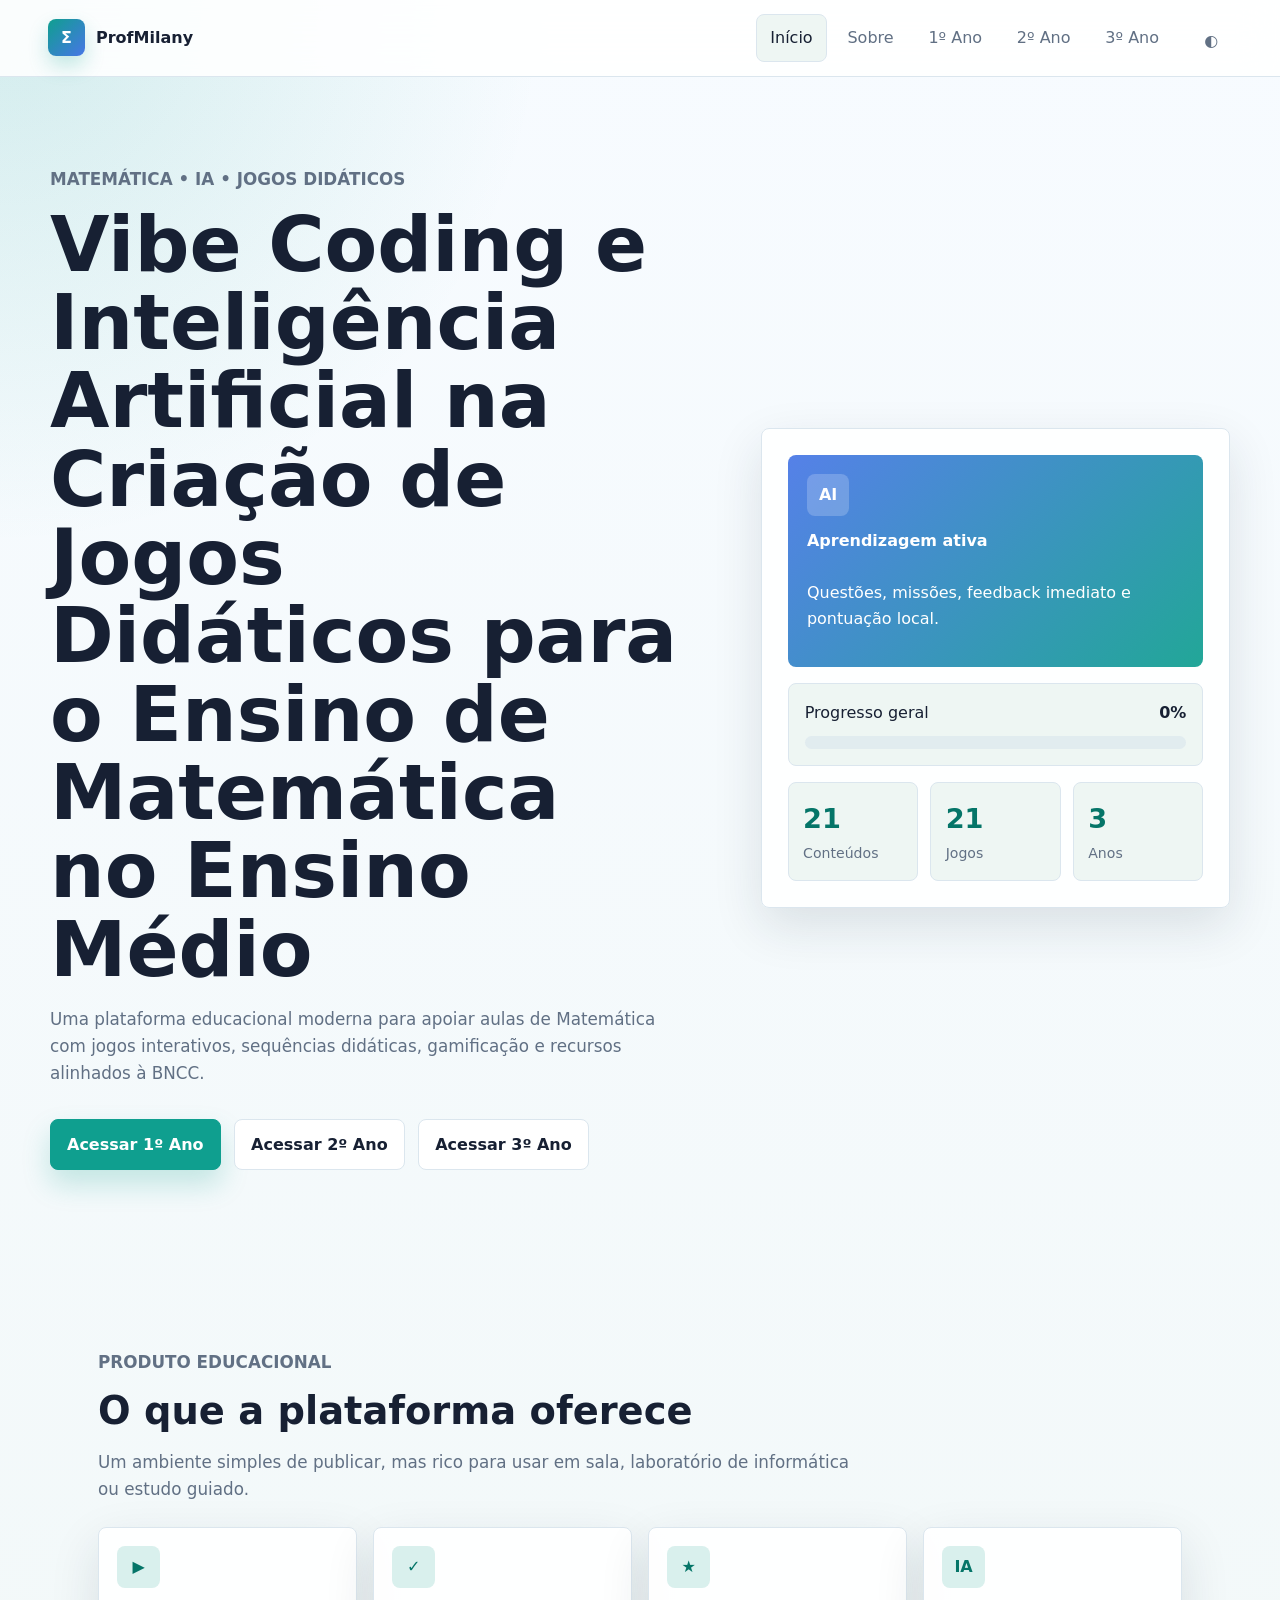
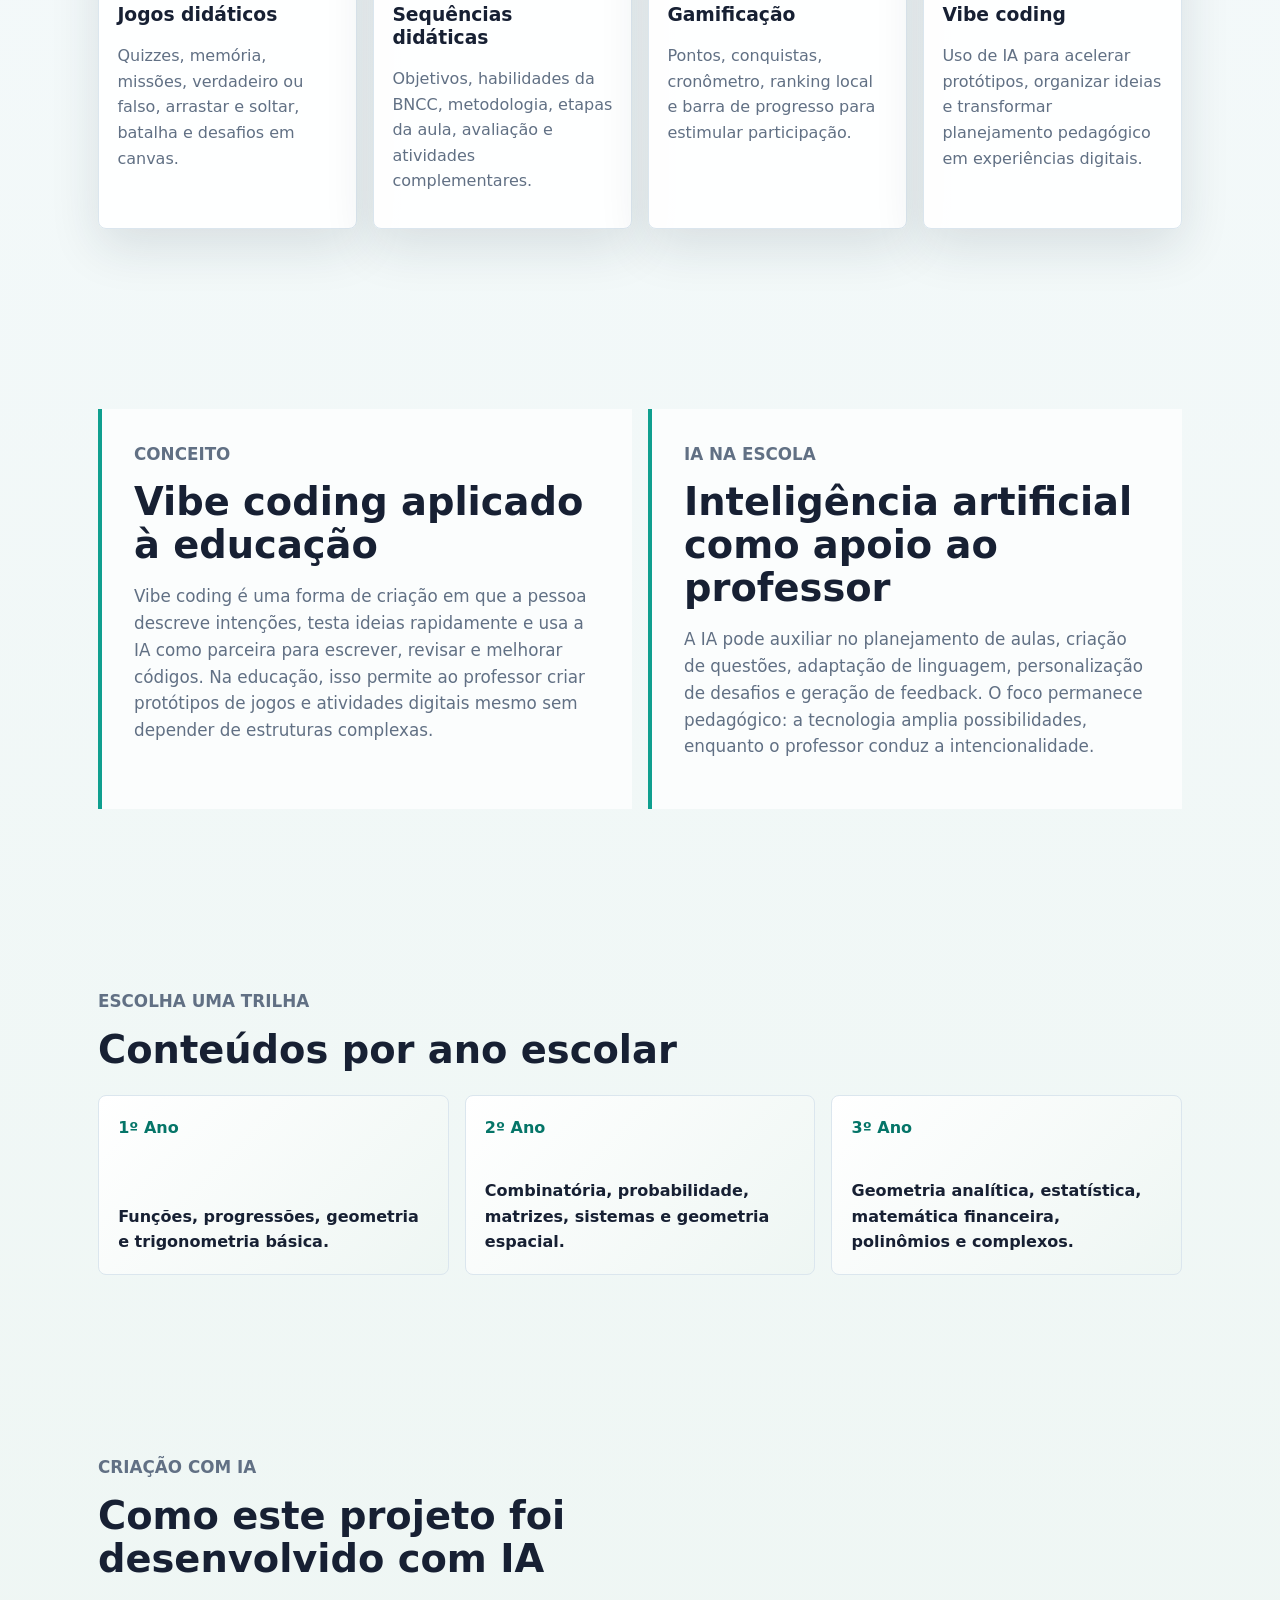
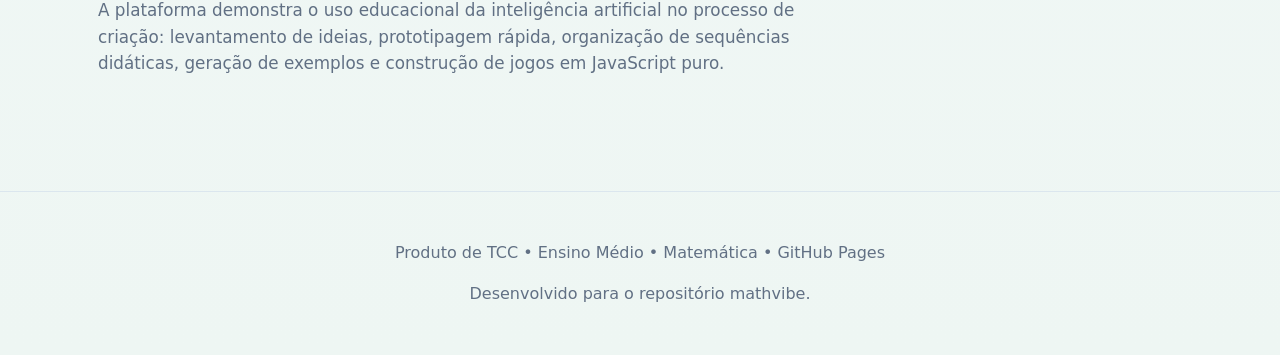
<file: index.html>
<!DOCTYPE html>
<html lang="pt-BR">
<head>
  <meta charset="UTF-8">
  <meta name="viewport" content="width=device-width, initial-scale=1.0">
  <meta name="description" content="Plataforma educacional gamificada sobre vibe coding, IA e jogos didáticos para Matemática no Ensino Médio.">
  <title>Vibe Coding e IA na Matemática</title>
  <link rel="icon" href="assets/favicon.svg" type="image/svg+xml">
  <link rel="stylesheet" href="css/styles.css">
</head>
<body data-page="home">
  <header class="site-header">
    <a class="brand" href="index.html" aria-label="Página inicial">
      <span class="brand-mark">Σ</span>
      <span>ProfMilany</span>
    </a>
    <button class="nav-toggle" type="button" aria-label="Abrir menu" aria-expanded="false">☰</button>
    <nav class="main-nav" aria-label="Navegação principal">
      <a href="index.html" aria-current="page">Início</a>
      <a href="pages/sobre.html">Sobre</a>
      <a href="pages/ano1.html">1º Ano</a>
      <a href="pages/ano2.html">2º Ano</a>
      <a href="pages/ano3.html">3º Ano</a>
    </nav>
    <button class="theme-toggle" type="button" aria-label="Alternar modo escuro">◐</button>
  </header>

  <main>
    <section class="hero section-band">
      <div class="hero-grid">
        <div class="hero-copy reveal">
          <p class="eyebrow">Matemática • IA • Jogos didáticos</p>
          <h1>Vibe Coding e Inteligência Artificial na Criação de Jogos Didáticos para o Ensino de Matemática no Ensino Médio</h1>
          <p>
            Uma plataforma educacional moderna para apoiar aulas de Matemática com jogos interativos, sequências didáticas,
            gamificação e recursos alinhados à BNCC.
          </p>
          <div class="hero-actions" aria-label="Acessar anos escolares">
            <a class="btn primary" href="pages/ano1.html">Acessar 1º Ano</a>
            <a class="btn secondary" href="pages/ano2.html">Acessar 2º Ano</a>
            <a class="btn secondary" href="pages/ano3.html">Acessar 3º Ano</a>
          </div>
        </div>
        <div class="hero-panel reveal" aria-label="Painel de progresso da plataforma">
          <div class="orbit-card">
            <span class="mini-icon">AI</span>
            <strong>Aprendizagem ativa</strong>
            <p>Questões, missões, feedback imediato e pontuação local.</p>
          </div>
          <div class="progress-widget">
            <div class="progress-header">
              <span>Progresso geral</span>
              <strong data-progress-label>0%</strong>
            </div>
            <div class="progress-track"><span data-progress-bar></span></div>
          </div>
          <div class="stats-grid">
            <div><strong>21</strong><span>Conteúdos</span></div>
            <div><strong>21</strong><span>Jogos</span></div>
            <div><strong>3</strong><span>Anos</span></div>
          </div>
        </div>
      </div>
    </section>

    <section class="content-section">
      <div class="section-heading reveal">
        <p class="eyebrow">Produto educacional</p>
        <h2>O que a plataforma oferece</h2>
        <p>Um ambiente simples de publicar, mas rico para usar em sala, laboratório de informática ou estudo guiado.</p>
      </div>
      <div class="feature-grid">
        <article class="feature-card reveal">
          <span class="feature-icon">▶</span>
          <h3>Jogos didáticos</h3>
          <p>Quizzes, memória, missões, verdadeiro ou falso, arrastar e soltar, batalha e desafios em canvas.</p>
        </article>
        <article class="feature-card reveal">
          <span class="feature-icon">✓</span>
          <h3>Sequências didáticas</h3>
          <p>Objetivos, habilidades da BNCC, metodologia, etapas da aula, avaliação e atividades complementares.</p>
        </article>
        <article class="feature-card reveal">
          <span class="feature-icon">★</span>
          <h3>Gamificação</h3>
          <p>Pontos, conquistas, cronômetro, ranking local e barra de progresso para estimular participação.</p>
        </article>
        <article class="feature-card reveal">
          <span class="feature-icon">IA</span>
          <h3>Vibe coding</h3>
          <p>Uso de IA para acelerar protótipos, organizar ideias e transformar planejamento pedagógico em experiências digitais.</p>
        </article>
      </div>
    </section>

    <section class="content-section split-section">
      <div class="text-block reveal">
        <p class="eyebrow">Conceito</p>
        <h2>Vibe coding aplicado à educação</h2>
        <p>
          Vibe coding é uma forma de criação em que a pessoa descreve intenções, testa ideias rapidamente e usa a IA como parceira
          para escrever, revisar e melhorar códigos. Na educação, isso permite ao professor criar protótipos de jogos e atividades
          digitais mesmo sem depender de estruturas complexas.
        </p>
      </div>
      <div class="text-block reveal">
        <p class="eyebrow">IA na escola</p>
        <h2>Inteligência artificial como apoio ao professor</h2>
        <p>
          A IA pode auxiliar no planejamento de aulas, criação de questões, adaptação de linguagem, personalização de desafios e
          geração de feedback. O foco permanece pedagógico: a tecnologia amplia possibilidades, enquanto o professor conduz a intencionalidade.
        </p>
      </div>
    </section>

    <section class="content-section">
      <div class="section-heading reveal">
        <p class="eyebrow">Escolha uma trilha</p>
        <h2>Conteúdos por ano escolar</h2>
      </div>
      <div class="year-grid">
        <a class="year-card reveal" href="pages/ano1.html">
          <span>1º Ano</span>
          <strong>Funções, progressões, geometria e trigonometria básica.</strong>
        </a>
        <a class="year-card reveal" href="pages/ano2.html">
          <span>2º Ano</span>
          <strong>Combinatória, probabilidade, matrizes, sistemas e geometria espacial.</strong>
        </a>
        <a class="year-card reveal" href="pages/ano3.html">
          <span>3º Ano</span>
          <strong>Geometria analítica, estatística, matemática financeira, polinômios e complexos.</strong>
        </a>
      </div>
    </section>

    <section class="content-section ai-section">
      <div class="section-heading reveal">
        <p class="eyebrow">Criação com IA</p>
        <h2>Como este projeto foi desenvolvido com IA</h2>
        <p>
          A plataforma demonstra o uso educacional da inteligência artificial no processo de criação: levantamento de ideias,
          prototipagem rápida, organização de sequências didáticas, geração de exemplos e construção de jogos em JavaScript puro.
        </p>
      </div>
    </section>
  </main>

  <footer class="site-footer">
    <p>Produto de TCC • Ensino Médio • Matemática • GitHub Pages</p>
    <p>Desenvolvido para o repositório mathvibe.</p>
  </footer>

  <button class="back-to-top" type="button" aria-label="Voltar ao topo">↑</button>
  <script src="js/data.js" defer></script>
  <script src="games/game-engine.js" defer></script>
  <script src="js/app.js" defer></script>
</body>
</html>
</file>
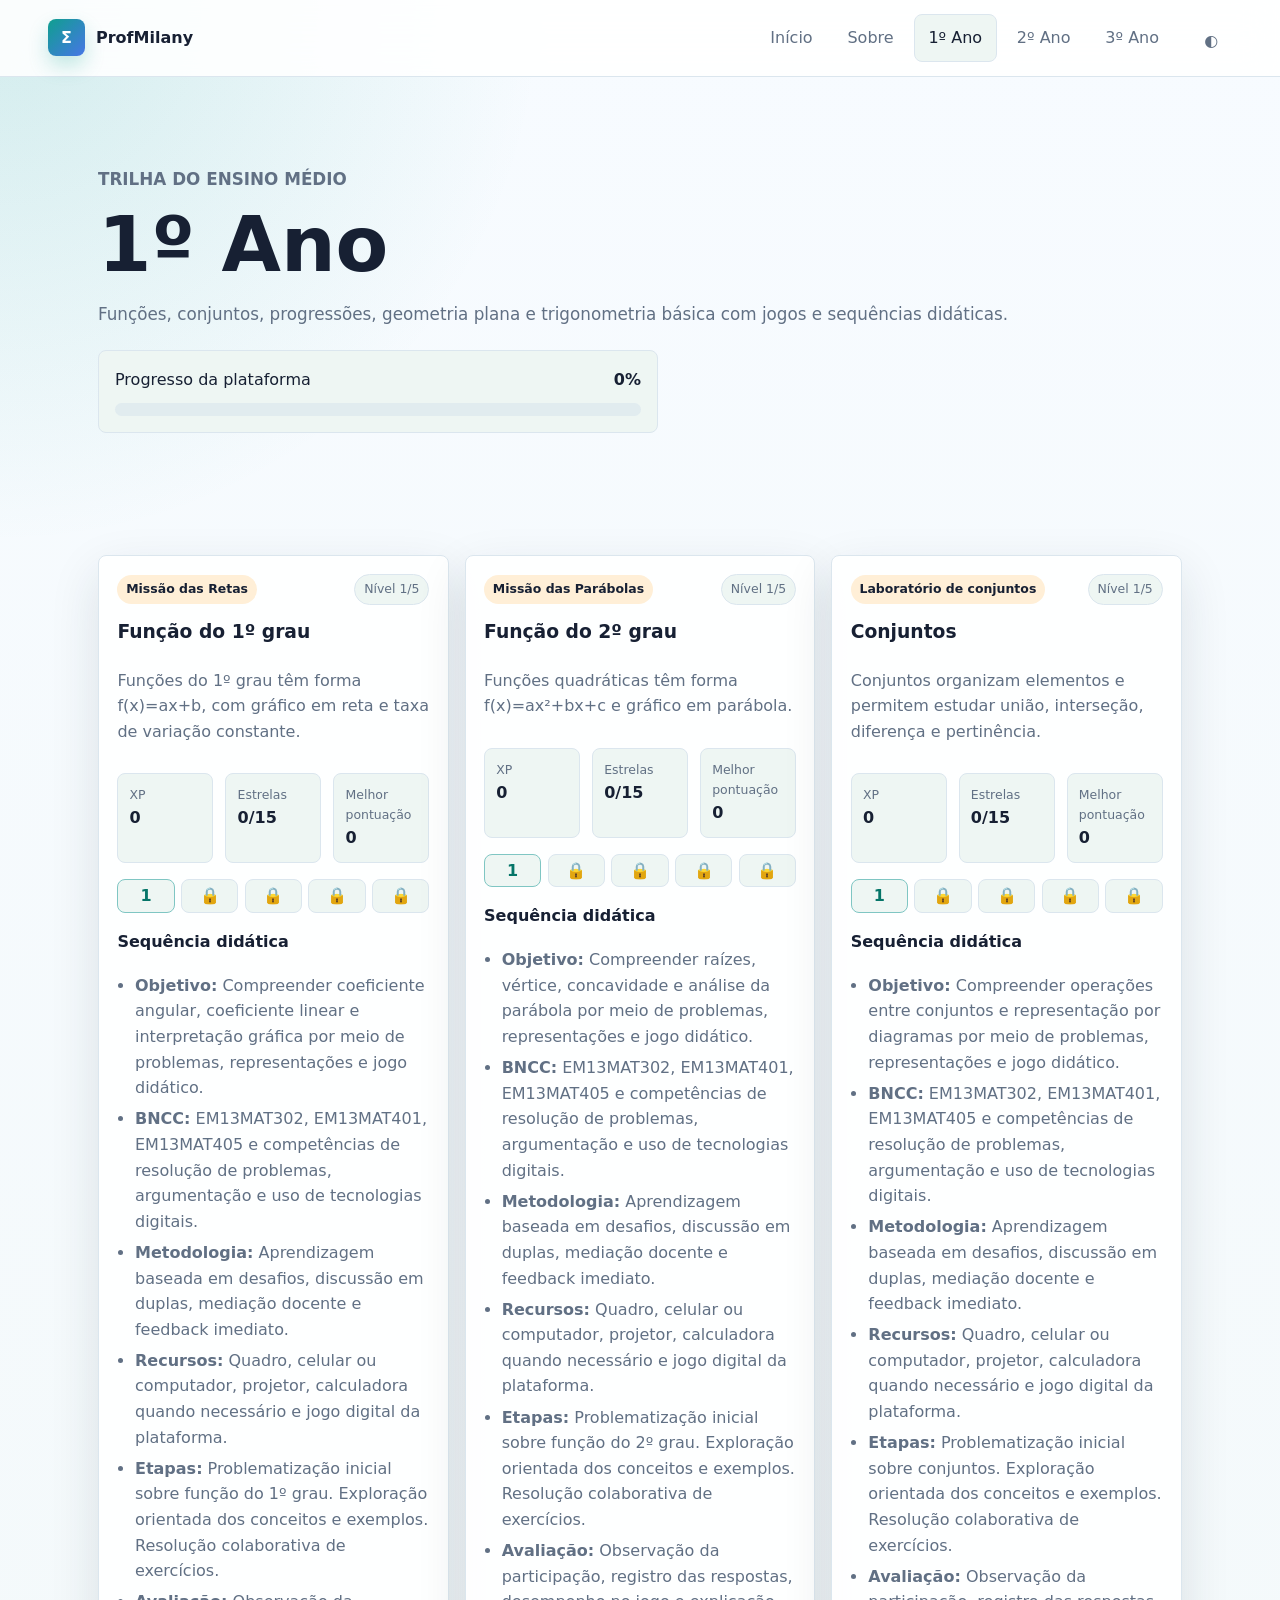
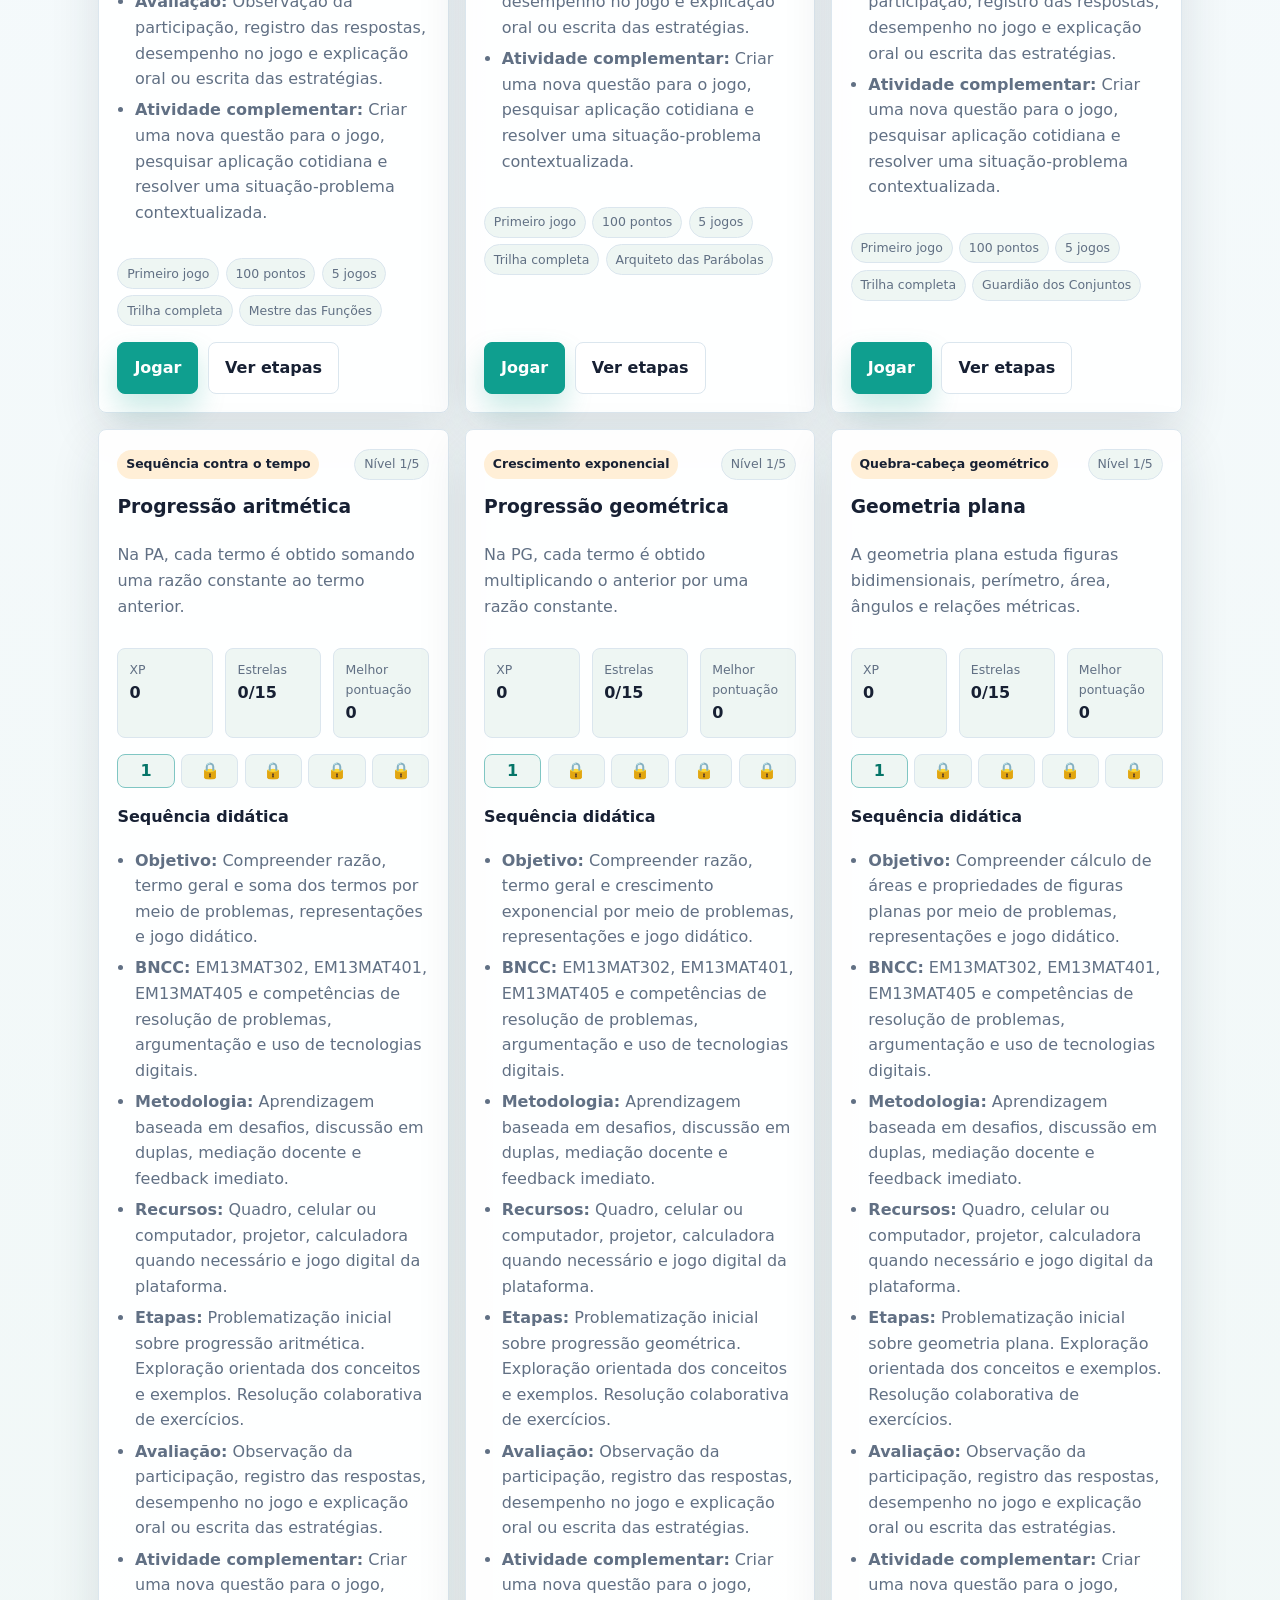
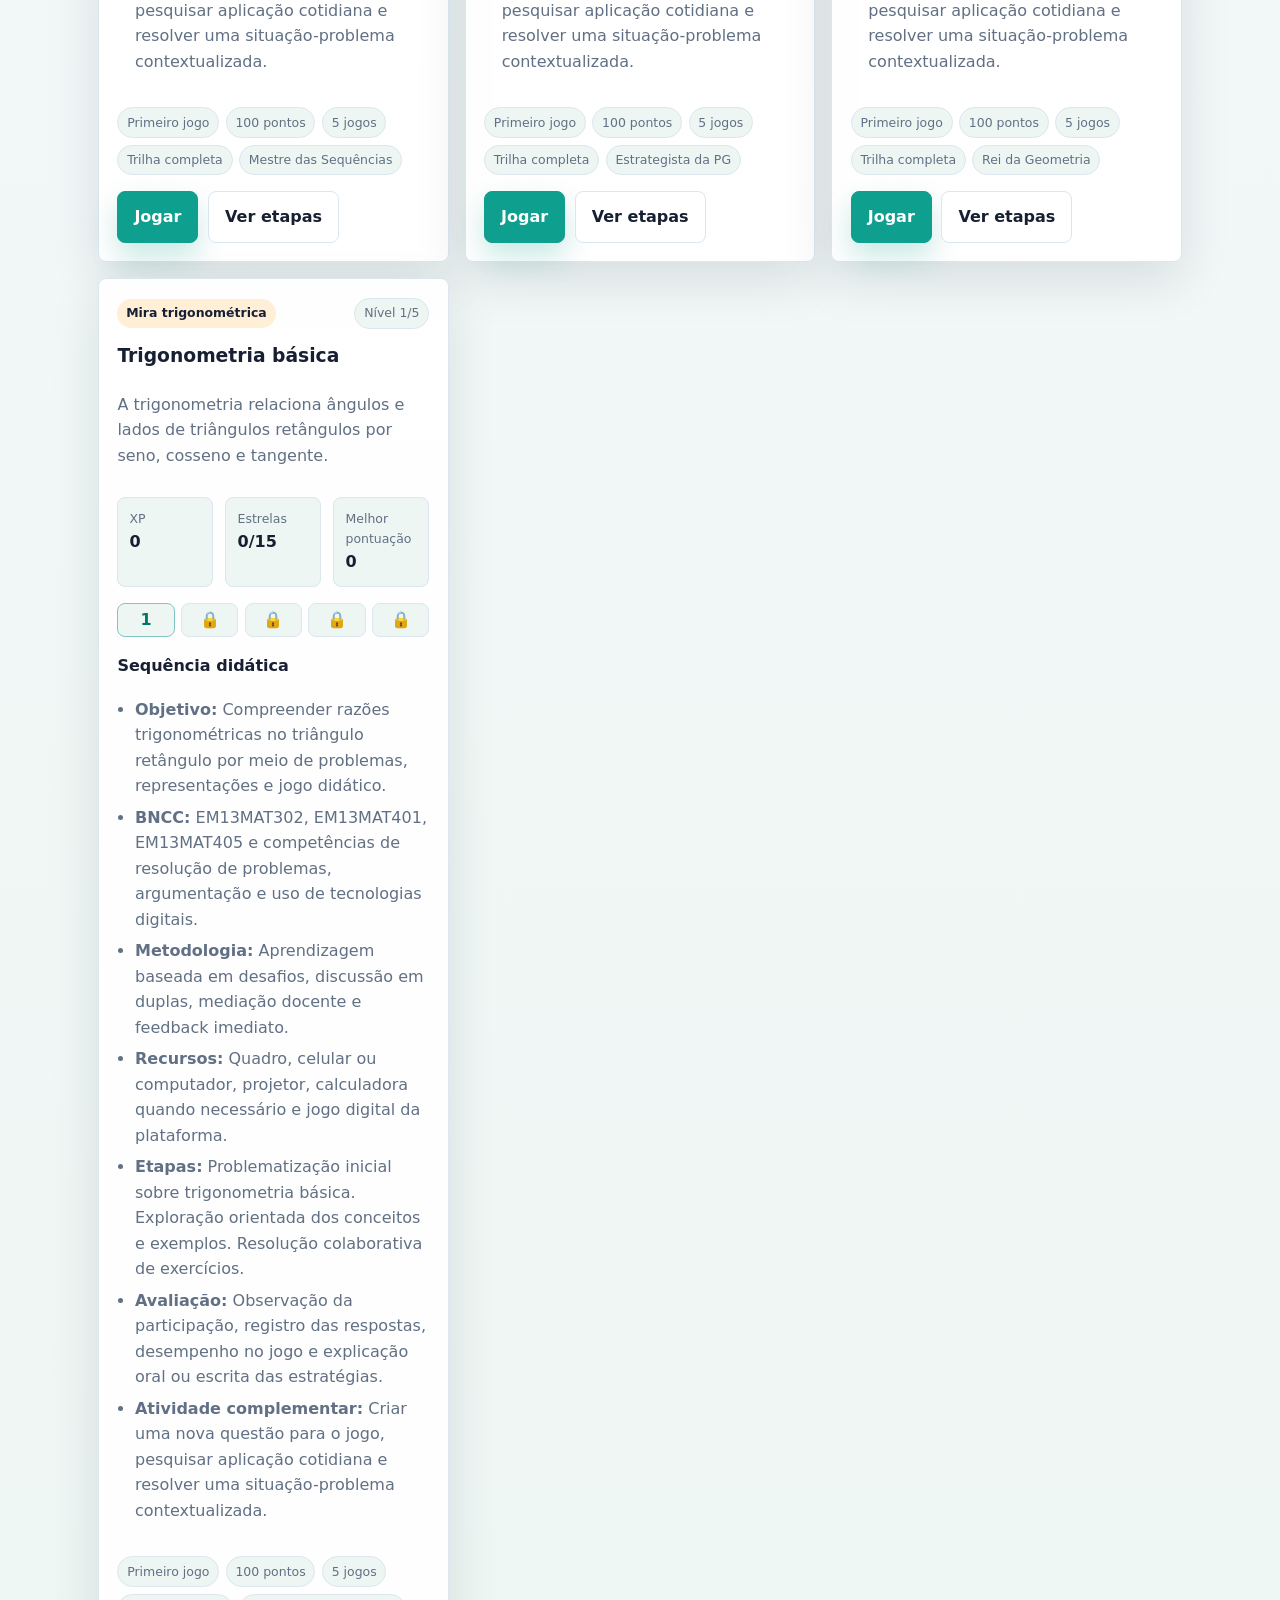
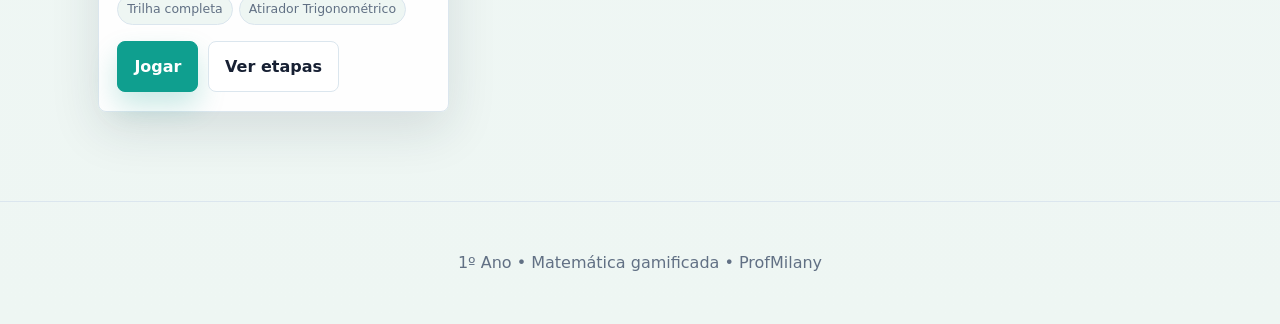
<file: pages/ano1.html>
<!DOCTYPE html>
<html lang="pt-BR">
<head>
  <meta charset="UTF-8">
  <meta name="viewport" content="width=device-width, initial-scale=1.0">
  <title>1º Ano | ProfMilany</title>
  <link rel="icon" href="../assets/favicon.svg" type="image/svg+xml">
  <link rel="stylesheet" href="../css/styles.css">
</head>
<body data-page="year" data-year="1">
  <header class="site-header">
    <a class="brand" href="../index.html"><span class="brand-mark">Σ</span><span>ProfMilany</span></a>
    <button class="nav-toggle" type="button" aria-label="Abrir menu" aria-expanded="false">☰</button>
    <nav class="main-nav" aria-label="Navegação principal">
      <a href="../index.html">Início</a>
      <a href="sobre.html">Sobre</a>
      <a href="ano1.html" aria-current="page">1º Ano</a>
      <a href="ano2.html">2º Ano</a>
      <a href="ano3.html">3º Ano</a>
    </nav>
    <button class="theme-toggle" type="button" aria-label="Alternar modo escuro">◐</button>
  </header>
  <main>
    <section class="page-hero">
      <p class="eyebrow">Trilha do Ensino Médio</p>
      <h1>1º Ano</h1>
      <p>Funções, conjuntos, progressões, geometria plana e trigonometria básica com jogos e sequências didáticas.</p>
      <div class="progress-widget compact">
        <div class="progress-header"><span>Progresso da plataforma</span><strong data-progress-label>0%</strong></div>
        <div class="progress-track"><span data-progress-bar></span></div>
      </div>
    </section>
    <section class="content-section">
      <div class="topic-grid" data-topics></div>
    </section>
  </main>
  <footer class="site-footer"><p>1º Ano • Matemática gamificada • ProfMilany</p></footer>
  <div data-game-root></div>
  <button class="back-to-top" type="button" aria-label="Voltar ao topo">↑</button>
  <script src="../js/data.js" defer></script>
  <script src="../games/game-engine.js" defer></script>
  <script src="../js/app.js" defer></script>
</body>
</html>
</file>
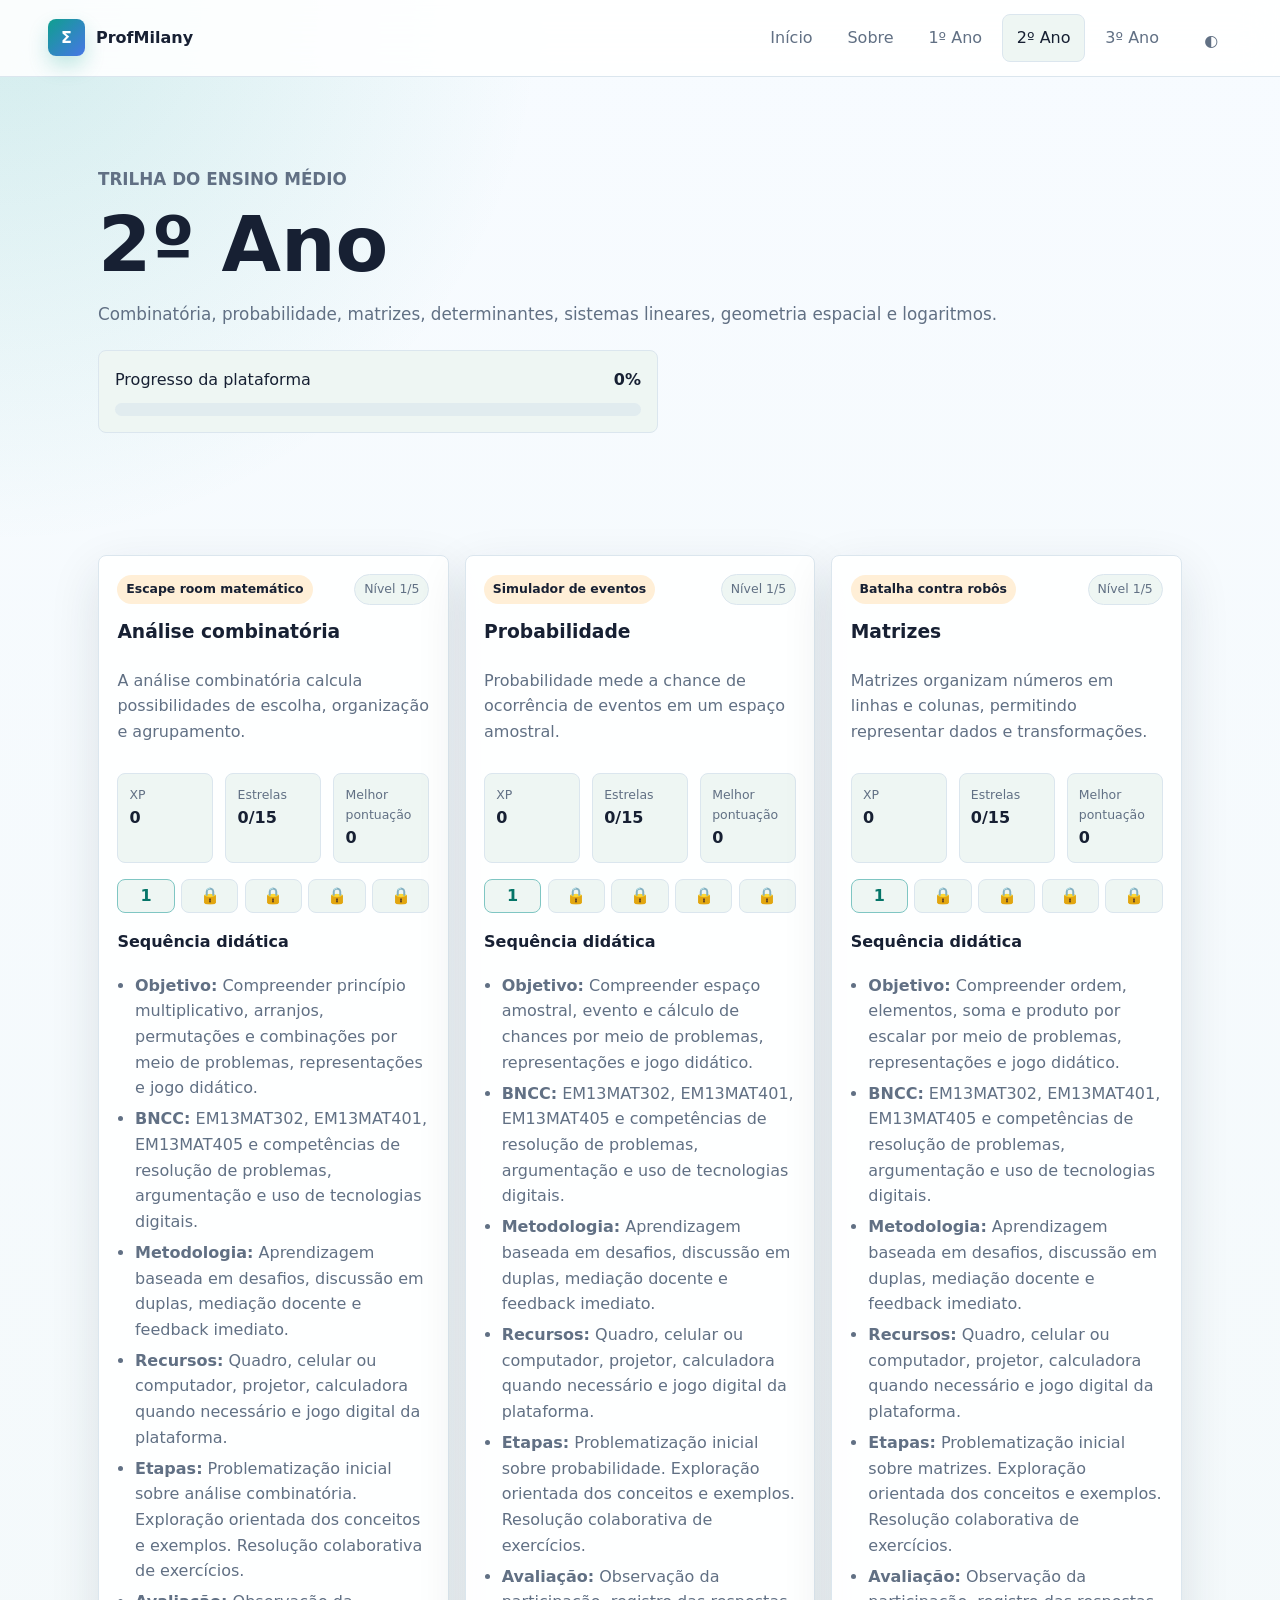
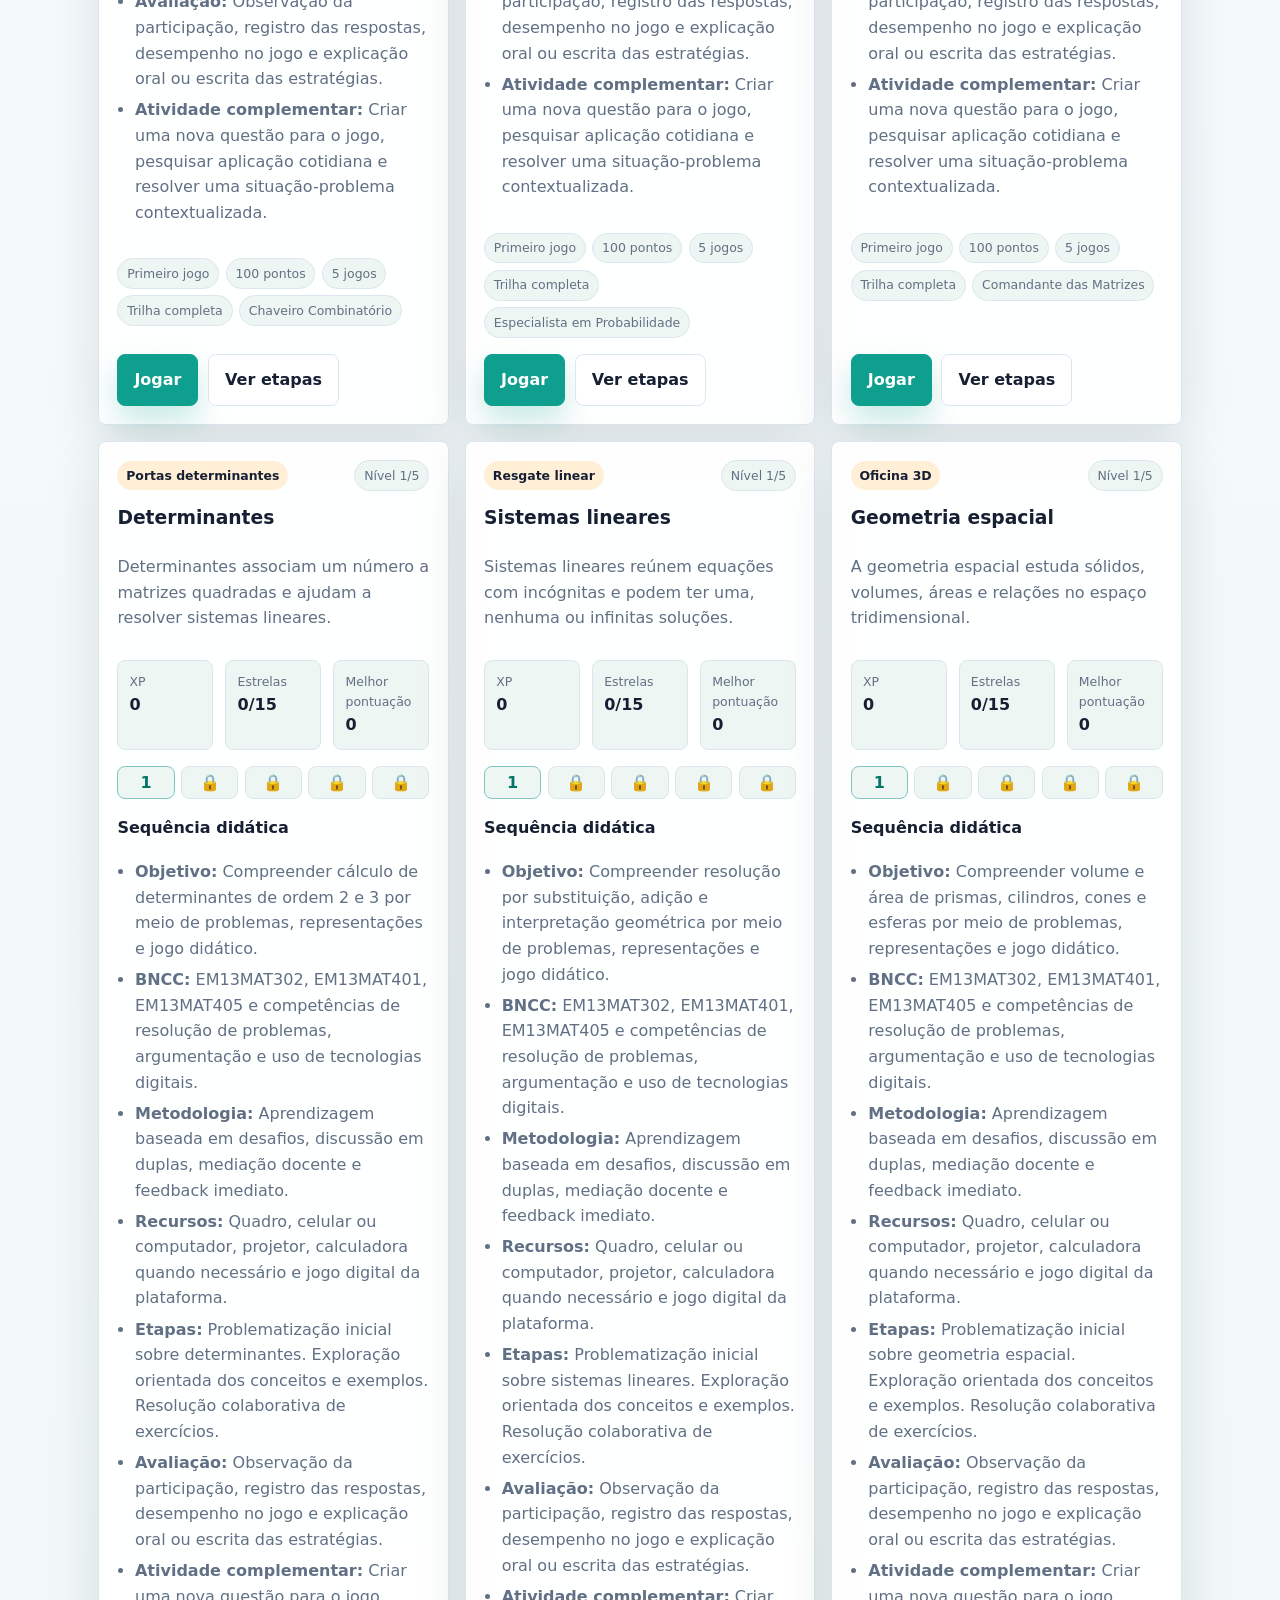
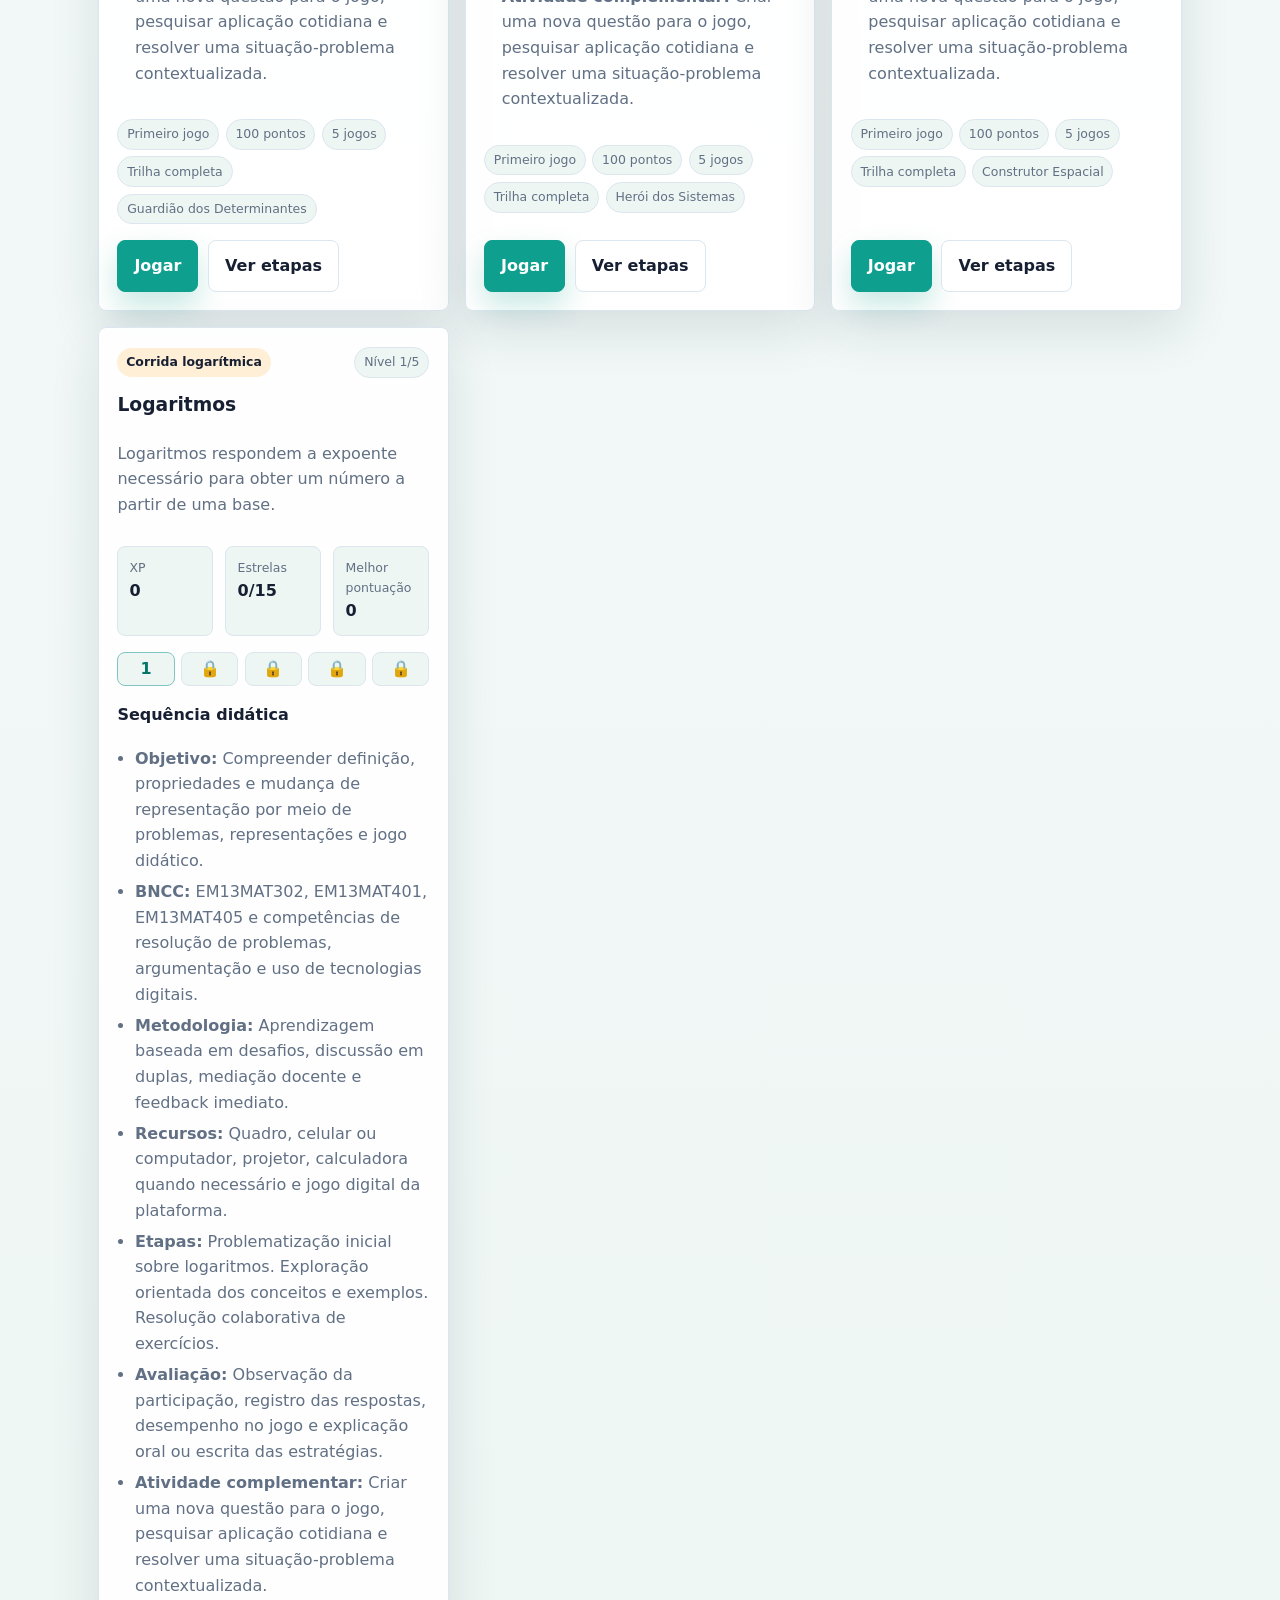
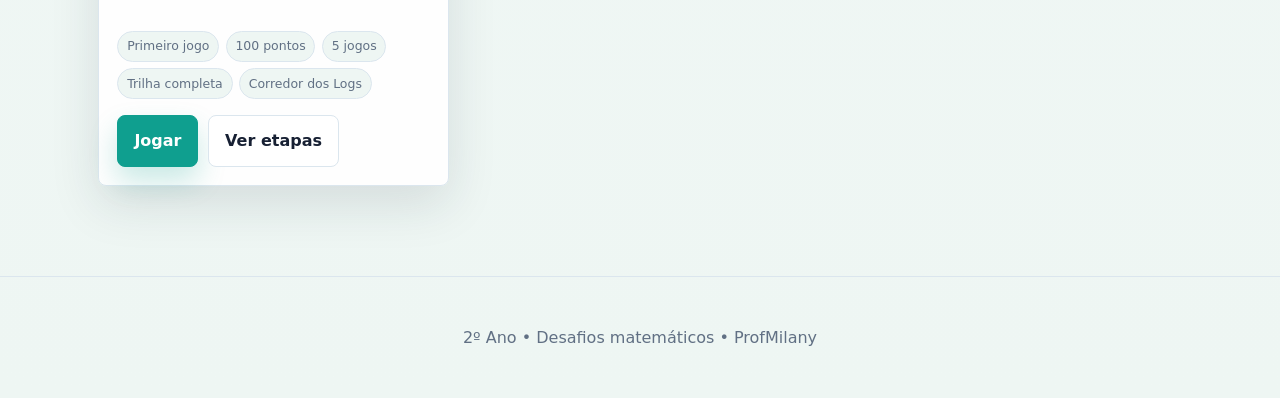
<file: pages/ano2.html>
<!DOCTYPE html>
<html lang="pt-BR">
<head>
  <meta charset="UTF-8">
  <meta name="viewport" content="width=device-width, initial-scale=1.0">
  <title>2º Ano | ProfMilany</title>
  <link rel="icon" href="../assets/favicon.svg" type="image/svg+xml">
  <link rel="stylesheet" href="../css/styles.css">
</head>
<body data-page="year" data-year="2">
  <header class="site-header">
    <a class="brand" href="../index.html"><span class="brand-mark">Σ</span><span>ProfMilany</span></a>
    <button class="nav-toggle" type="button" aria-label="Abrir menu" aria-expanded="false">☰</button>
    <nav class="main-nav" aria-label="Navegação principal">
      <a href="../index.html">Início</a>
      <a href="sobre.html">Sobre</a>
      <a href="ano1.html">1º Ano</a>
      <a href="ano2.html" aria-current="page">2º Ano</a>
      <a href="ano3.html">3º Ano</a>
    </nav>
    <button class="theme-toggle" type="button" aria-label="Alternar modo escuro">◐</button>
  </header>
  <main>
    <section class="page-hero">
      <p class="eyebrow">Trilha do Ensino Médio</p>
      <h1>2º Ano</h1>
      <p>Combinatória, probabilidade, matrizes, determinantes, sistemas lineares, geometria espacial e logaritmos.</p>
      <div class="progress-widget compact">
        <div class="progress-header"><span>Progresso da plataforma</span><strong data-progress-label>0%</strong></div>
        <div class="progress-track"><span data-progress-bar></span></div>
      </div>
    </section>
    <section class="content-section">
      <div class="topic-grid" data-topics></div>
    </section>
  </main>
  <footer class="site-footer"><p>2º Ano • Desafios matemáticos • ProfMilany</p></footer>
  <div data-game-root></div>
  <button class="back-to-top" type="button" aria-label="Voltar ao topo">↑</button>
  <script src="../js/data.js" defer></script>
  <script src="../games/game-engine.js" defer></script>
  <script src="../js/app.js" defer></script>
</body>
</html>
</file>
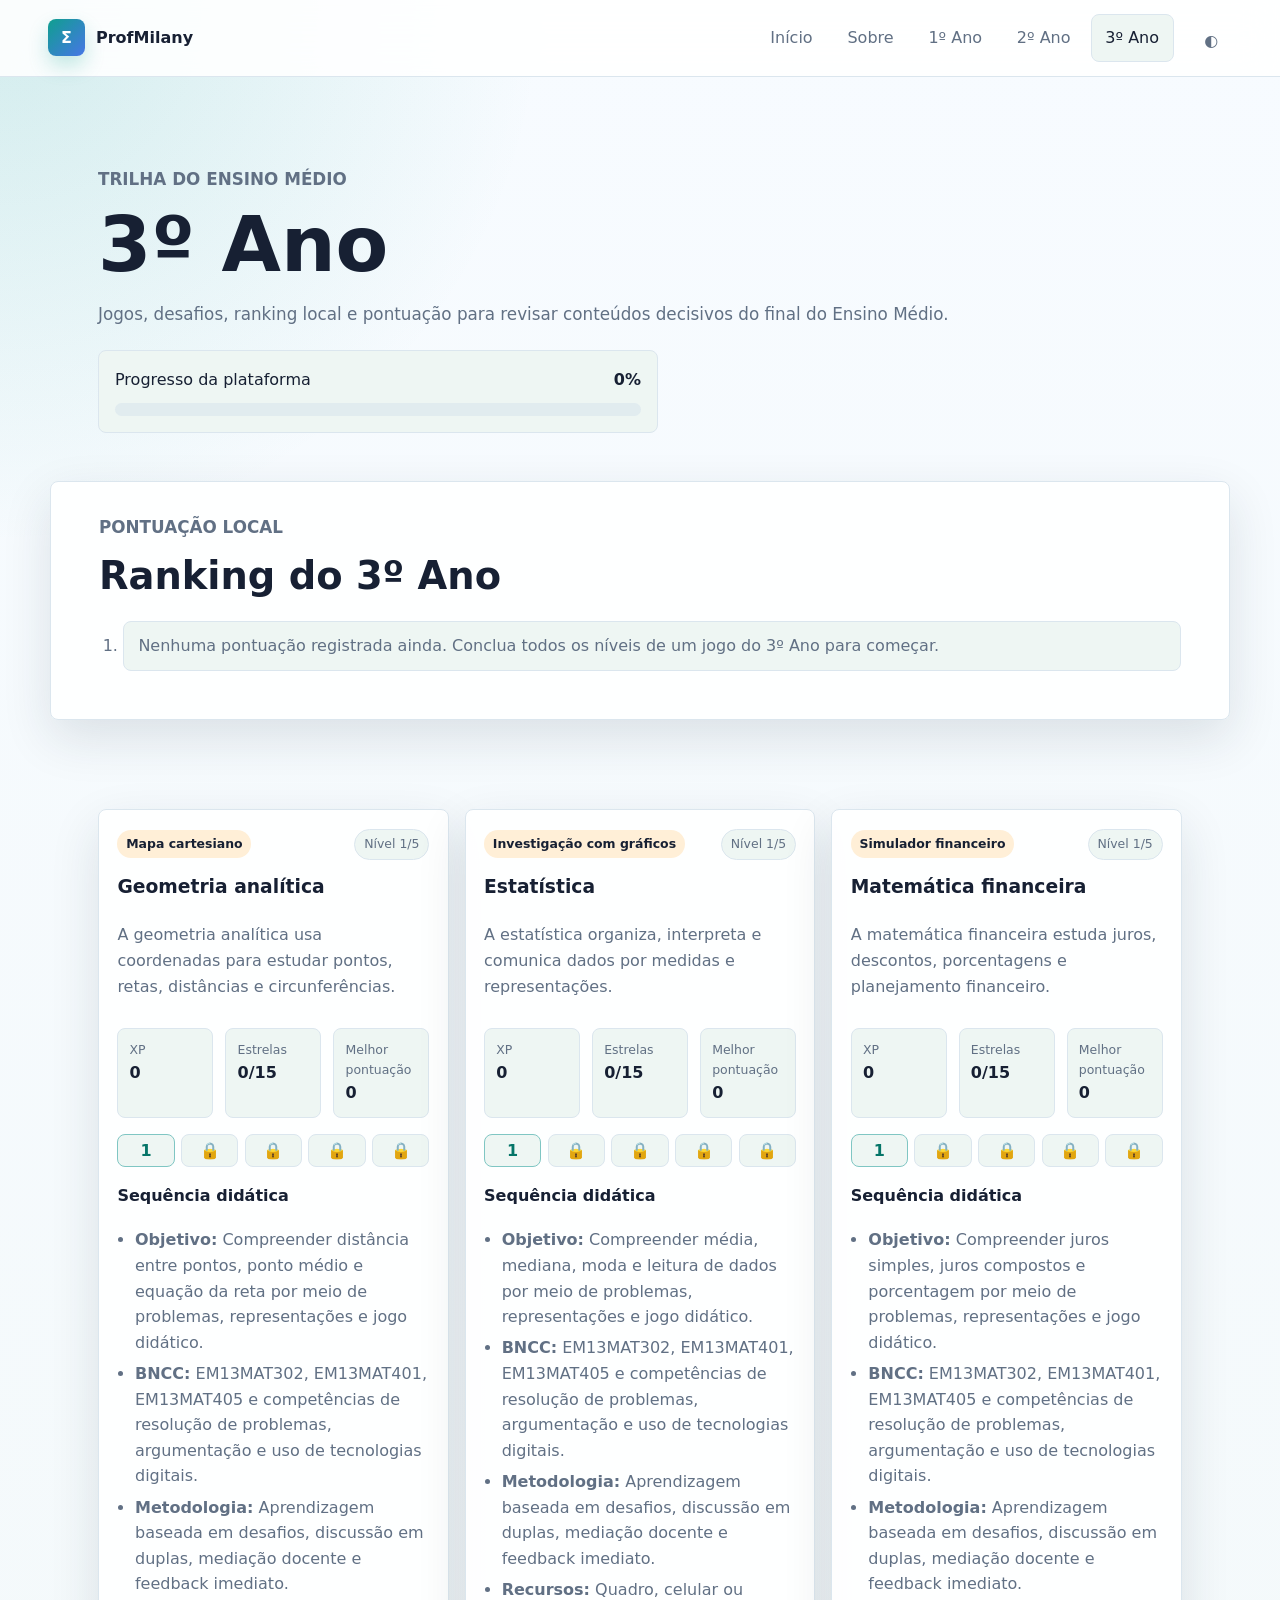
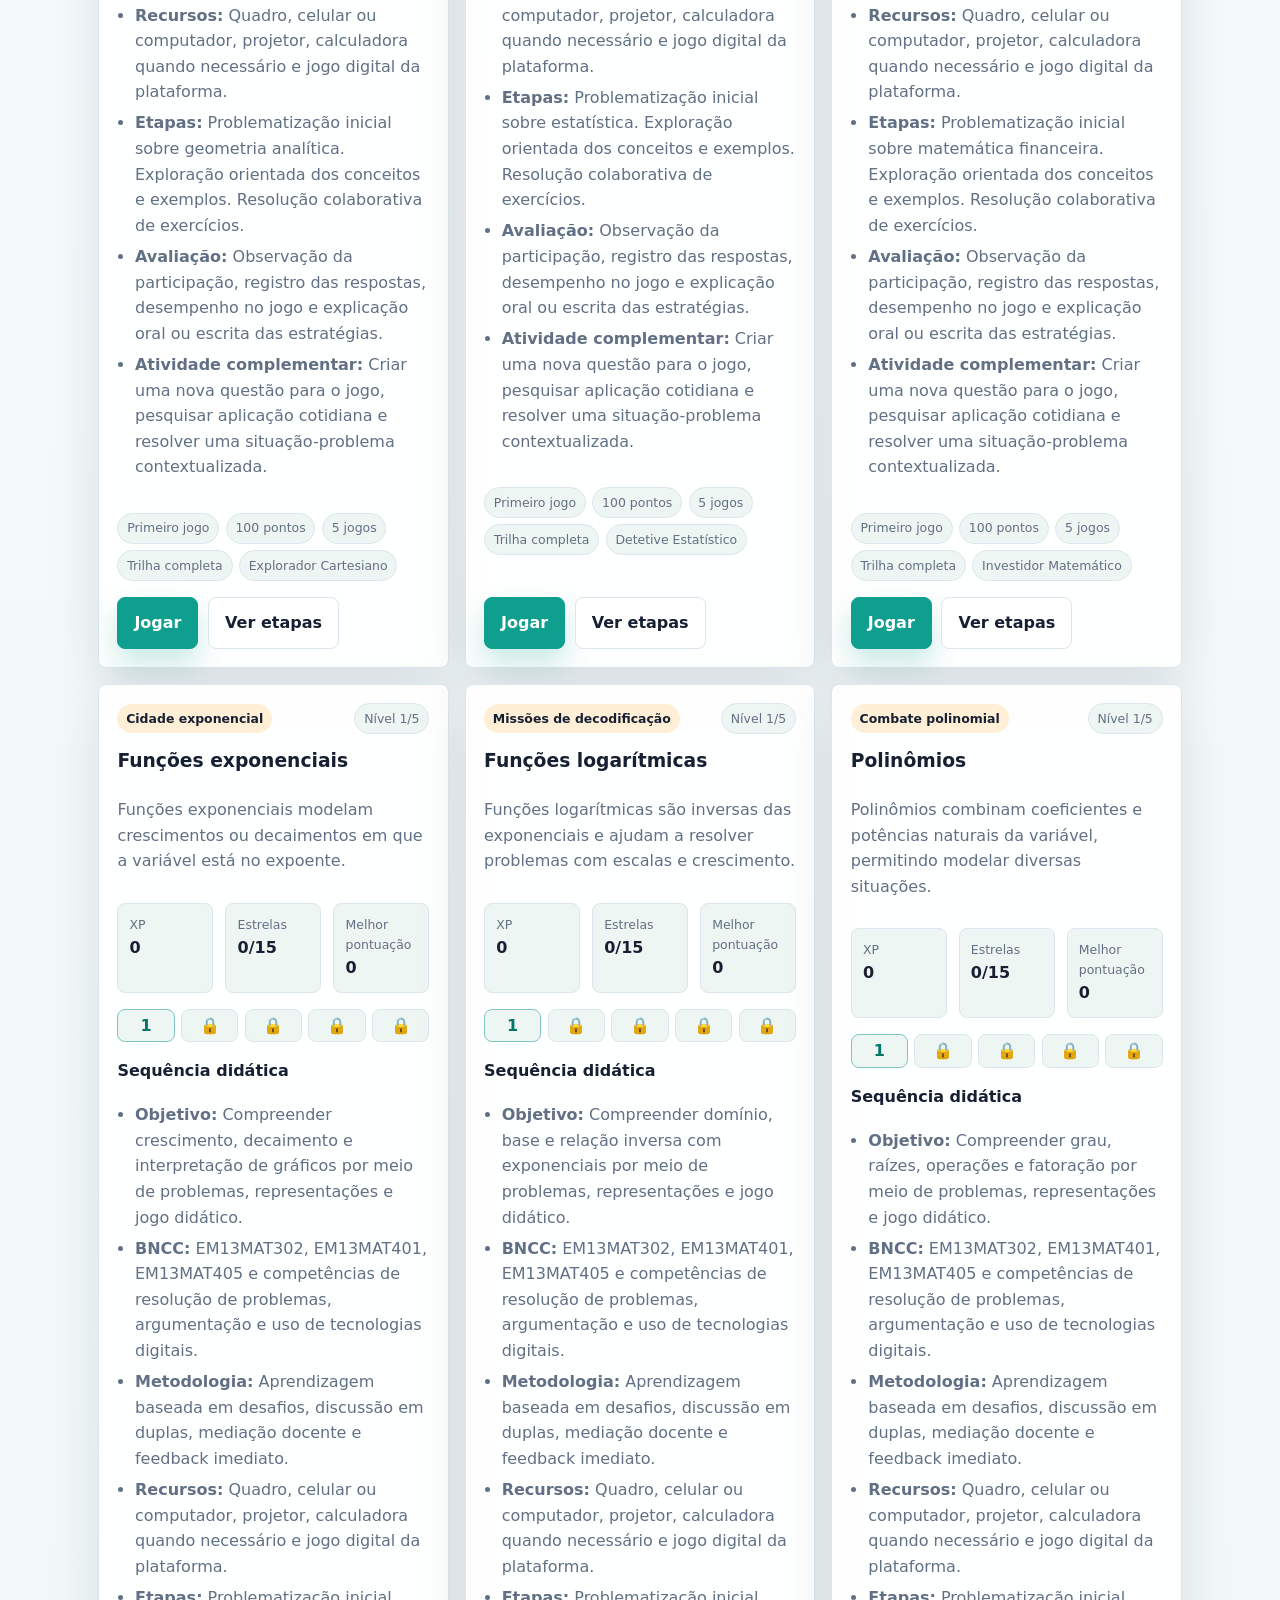
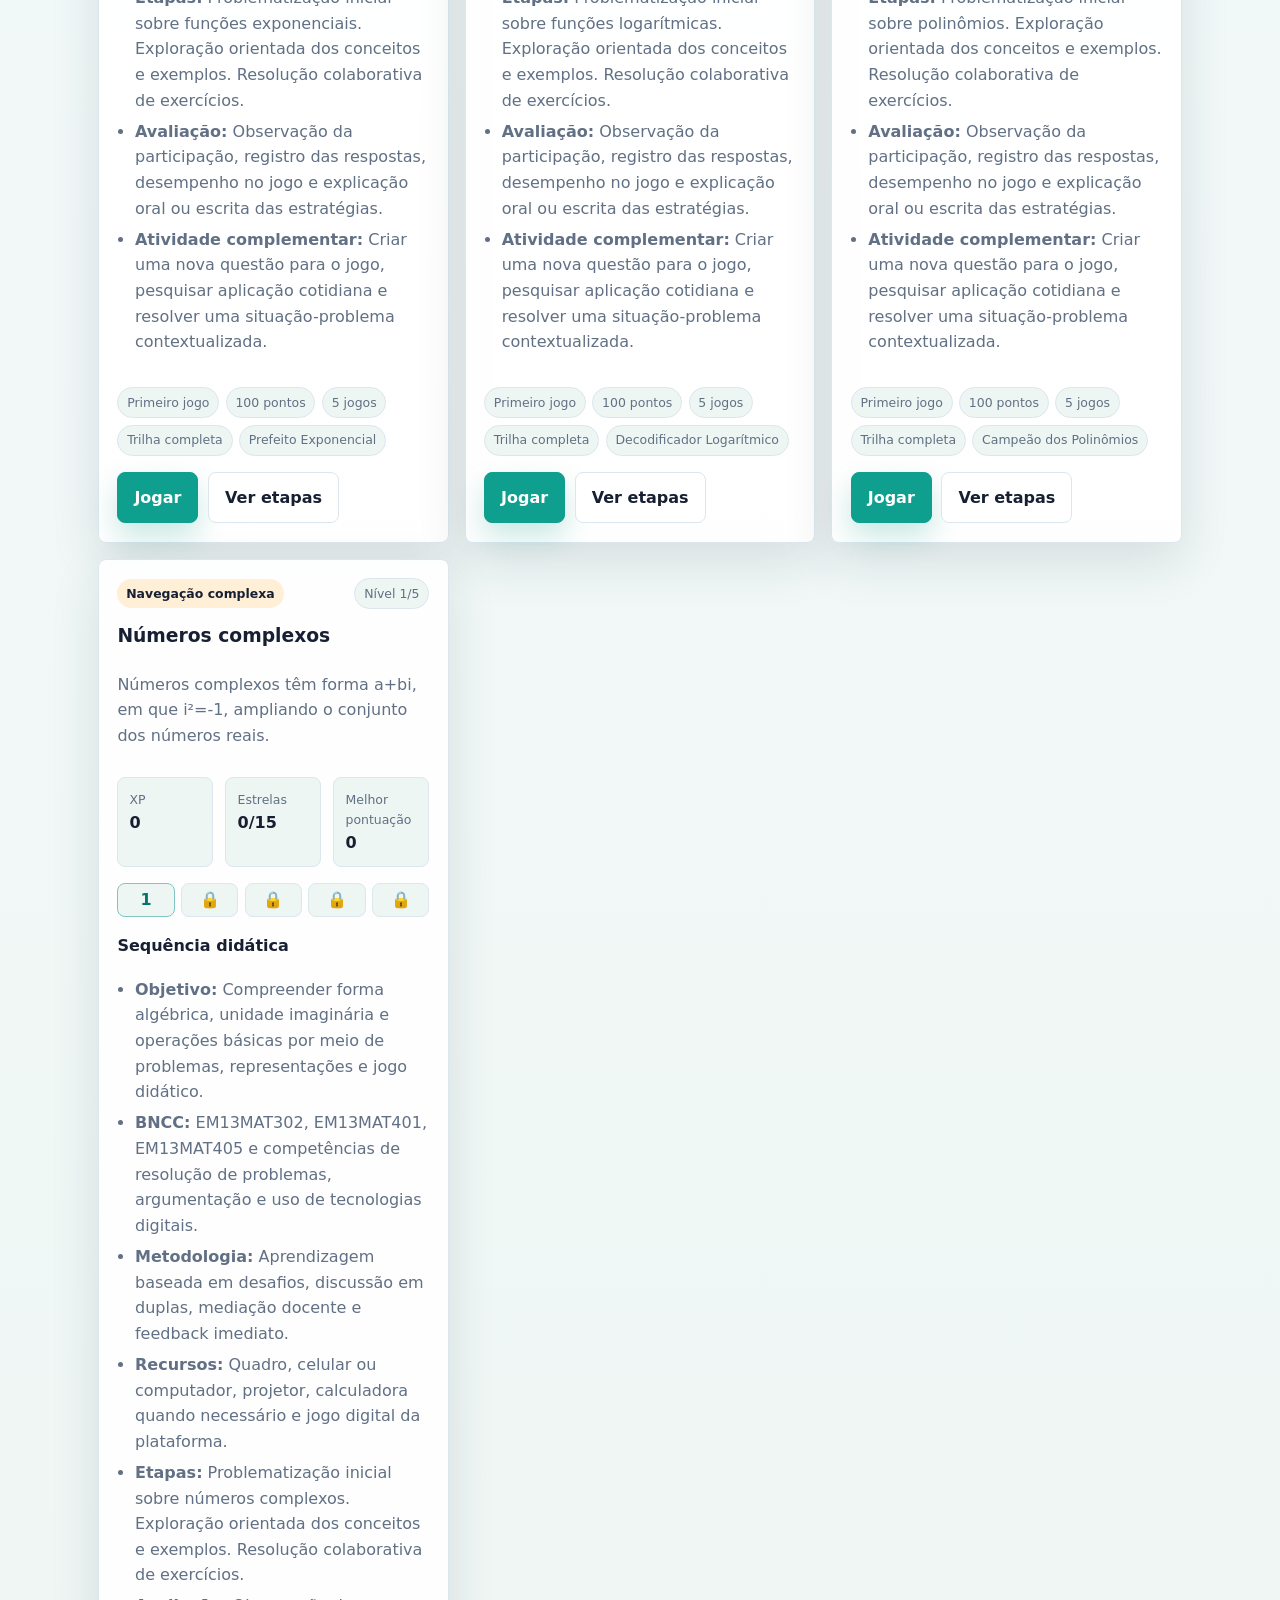
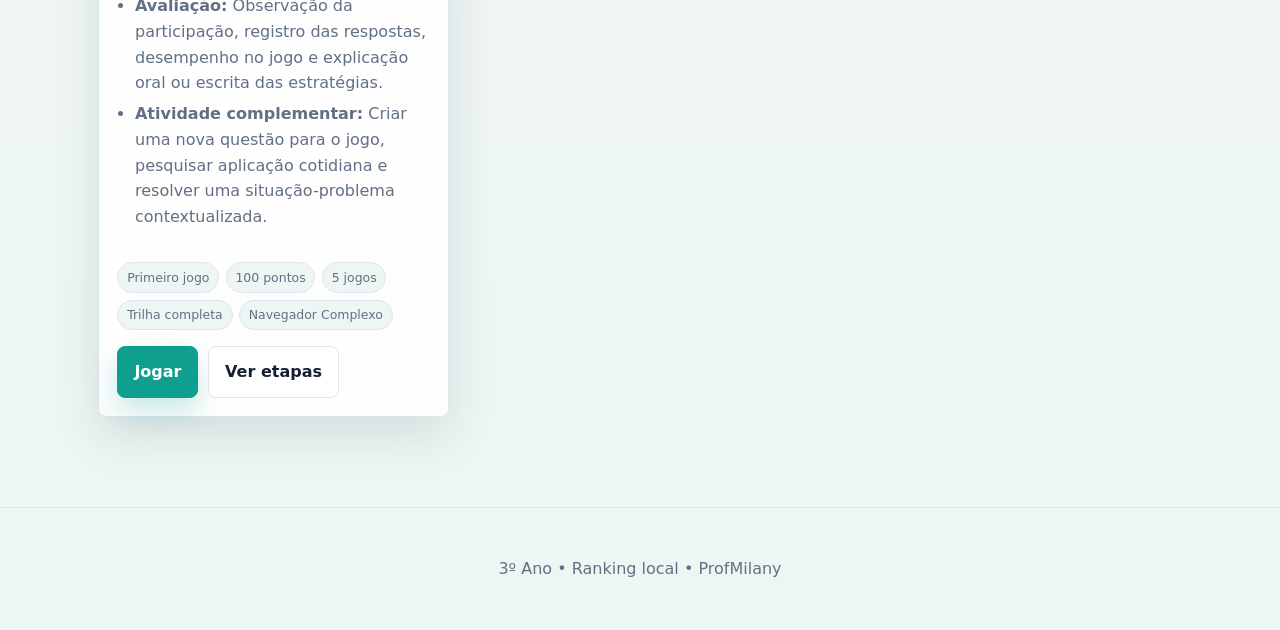
<file: pages/ano3.html>
<!DOCTYPE html>
<html lang="pt-BR">
<head>
  <meta charset="UTF-8">
  <meta name="viewport" content="width=device-width, initial-scale=1.0">
  <title>3º Ano | ProfMilany</title>
  <link rel="icon" href="../assets/favicon.svg" type="image/svg+xml">
  <link rel="stylesheet" href="../css/styles.css">
</head>
<body data-page="year" data-year="3">
  <header class="site-header">
    <a class="brand" href="../index.html"><span class="brand-mark">Σ</span><span>ProfMilany</span></a>
    <button class="nav-toggle" type="button" aria-label="Abrir menu" aria-expanded="false">☰</button>
    <nav class="main-nav" aria-label="Navegação principal">
      <a href="../index.html">Início</a>
      <a href="sobre.html">Sobre</a>
      <a href="ano1.html">1º Ano</a>
      <a href="ano2.html">2º Ano</a>
      <a href="ano3.html" aria-current="page">3º Ano</a>
    </nav>
    <button class="theme-toggle" type="button" aria-label="Alternar modo escuro">◐</button>
  </header>
  <main>
    <section class="page-hero">
      <p class="eyebrow">Trilha do Ensino Médio</p>
      <h1>3º Ano</h1>
      <p>Jogos, desafios, ranking local e pontuação para revisar conteúdos decisivos do final do Ensino Médio.</p>
      <div class="progress-widget compact">
        <div class="progress-header"><span>Progresso da plataforma</span><strong data-progress-label>0%</strong></div>
        <div class="progress-track"><span data-progress-bar></span></div>
      </div>
    </section>
    <section class="content-section ranking-section">
      <div class="section-heading">
        <p class="eyebrow">Pontuação local</p>
        <h2>Ranking do 3º Ano</h2>
      </div>
      <ol class="ranking-list" data-ranking></ol>
    </section>
    <section class="content-section">
      <div class="topic-grid" data-topics></div>
    </section>
  </main>
  <footer class="site-footer"><p>3º Ano • Ranking local • ProfMilany</p></footer>
  <div data-game-root></div>
  <button class="back-to-top" type="button" aria-label="Voltar ao topo">↑</button>
  <script src="../js/data.js" defer></script>
  <script src="../games/game-engine.js" defer></script>
  <script src="../js/app.js" defer></script>
</body>
</html>
</file>
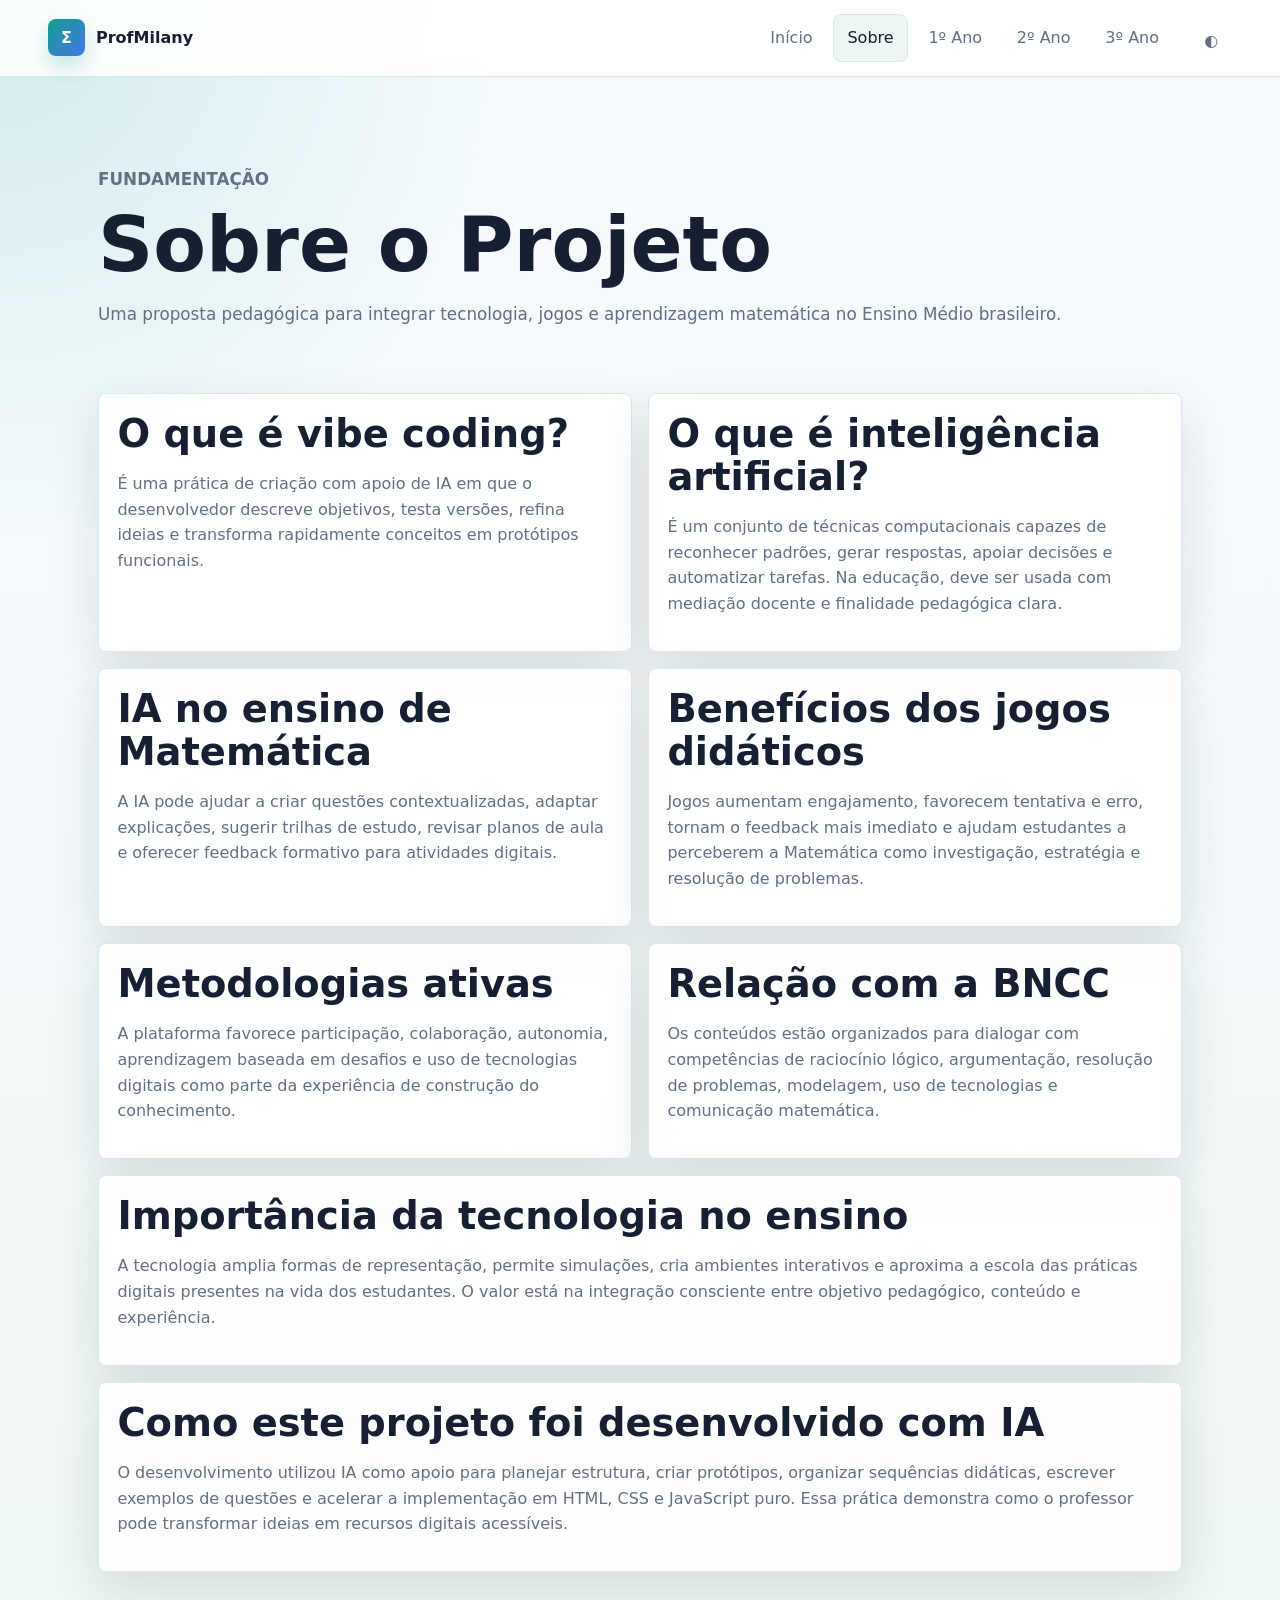
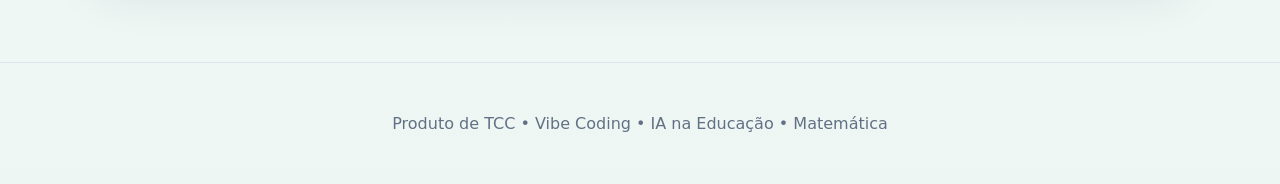
<file: pages/sobre.html>
<!DOCTYPE html>
<html lang="pt-BR">
<head>
  <meta charset="UTF-8">
  <meta name="viewport" content="width=device-width, initial-scale=1.0">
  <meta name="description" content="Sobre o projeto de TCC com vibe coding, inteligência artificial e jogos matemáticos.">
  <title>Sobre o Projeto | ProfMilany</title>
  <link rel="icon" href="../assets/favicon.svg" type="image/svg+xml">
  <link rel="stylesheet" href="../css/styles.css">
</head>
<body data-page="sobre">
  <header class="site-header">
    <a class="brand" href="../index.html"><span class="brand-mark">Σ</span><span>ProfMilany</span></a>
    <button class="nav-toggle" type="button" aria-label="Abrir menu" aria-expanded="false">☰</button>
    <nav class="main-nav" aria-label="Navegação principal">
      <a href="../index.html">Início</a>
      <a href="sobre.html" aria-current="page">Sobre</a>
      <a href="ano1.html">1º Ano</a>
      <a href="ano2.html">2º Ano</a>
      <a href="ano3.html">3º Ano</a>
    </nav>
    <button class="theme-toggle" type="button" aria-label="Alternar modo escuro">◐</button>
  </header>

  <main>
    <section class="page-hero">
      <p class="eyebrow">Fundamentação</p>
      <h1>Sobre o Projeto</h1>
      <p>Uma proposta pedagógica para integrar tecnologia, jogos e aprendizagem matemática no Ensino Médio brasileiro.</p>
    </section>

    <section class="content-section article-layout">
      <article class="info-panel reveal">
        <h2>O que é vibe coding?</h2>
        <p>É uma prática de criação com apoio de IA em que o desenvolvedor descreve objetivos, testa versões, refina ideias e transforma rapidamente conceitos em protótipos funcionais.</p>
      </article>
      <article class="info-panel reveal">
        <h2>O que é inteligência artificial?</h2>
        <p>É um conjunto de técnicas computacionais capazes de reconhecer padrões, gerar respostas, apoiar decisões e automatizar tarefas. Na educação, deve ser usada com mediação docente e finalidade pedagógica clara.</p>
      </article>
      <article class="info-panel reveal">
        <h2>IA no ensino de Matemática</h2>
        <p>A IA pode ajudar a criar questões contextualizadas, adaptar explicações, sugerir trilhas de estudo, revisar planos de aula e oferecer feedback formativo para atividades digitais.</p>
      </article>
      <article class="info-panel reveal">
        <h2>Benefícios dos jogos didáticos</h2>
        <p>Jogos aumentam engajamento, favorecem tentativa e erro, tornam o feedback mais imediato e ajudam estudantes a perceberem a Matemática como investigação, estratégia e resolução de problemas.</p>
      </article>
      <article class="info-panel reveal">
        <h2>Metodologias ativas</h2>
        <p>A plataforma favorece participação, colaboração, autonomia, aprendizagem baseada em desafios e uso de tecnologias digitais como parte da experiência de construção do conhecimento.</p>
      </article>
      <article class="info-panel reveal">
        <h2>Relação com a BNCC</h2>
        <p>Os conteúdos estão organizados para dialogar com competências de raciocínio lógico, argumentação, resolução de problemas, modelagem, uso de tecnologias e comunicação matemática.</p>
      </article>
      <article class="info-panel reveal wide">
        <h2>Importância da tecnologia no ensino</h2>
        <p>A tecnologia amplia formas de representação, permite simulações, cria ambientes interativos e aproxima a escola das práticas digitais presentes na vida dos estudantes. O valor está na integração consciente entre objetivo pedagógico, conteúdo e experiência.</p>
      </article>
      <article class="info-panel reveal wide">
        <h2>Como este projeto foi desenvolvido com IA</h2>
        <p>O desenvolvimento utilizou IA como apoio para planejar estrutura, criar protótipos, organizar sequências didáticas, escrever exemplos de questões e acelerar a implementação em HTML, CSS e JavaScript puro. Essa prática demonstra como o professor pode transformar ideias em recursos digitais acessíveis.</p>
      </article>
    </section>
  </main>

  <footer class="site-footer">
    <p>Produto de TCC • Vibe Coding • IA na Educação • Matemática</p>
  </footer>
  <button class="back-to-top" type="button" aria-label="Voltar ao topo">↑</button>
  <script src="../js/data.js" defer></script>
  <script src="../games/game-engine.js" defer></script>
  <script src="../js/app.js" defer></script>
</body>
</html>
</file>
<file: css/styles.css>
:root {
  color-scheme: light;
  --bg: #f7fbff;
  --surface: #ffffff;
  --surface-2: #eef6f3;
  --text: #172033;
  --muted: #617084;
  --primary: #0f9f8f;
  --primary-strong: #057568;
  --accent: #ffb547;
  --rose: #ef5b7d;
  --blue: #4776e6;
  --border: #dbe6ee;
  --shadow: 0 18px 50px rgba(22, 38, 58, 0.12);
  --radius: 8px;
  --header-height: 72px;
}

[data-theme="dark"] {
  color-scheme: dark;
  --bg: #0e1420;
  --surface: #161f2e;
  --surface-2: #1d2a3a;
  --text: #edf4ff;
  --muted: #a9b8ca;
  --primary: #44d7c7;
  --primary-strong: #15b2a0;
  --accent: #ffd166;
  --rose: #ff7a99;
  --blue: #7aa2ff;
  --border: #2c3b4f;
  --shadow: 0 18px 50px rgba(0, 0, 0, 0.32);
}

* {
  box-sizing: border-box;
}

html {
  scroll-behavior: smooth;
}

body {
  margin: 0;
  min-height: 100vh;
  background:
    radial-gradient(circle at top left, rgba(15, 159, 143, 0.16), transparent 34rem),
    linear-gradient(180deg, var(--bg), var(--surface-2));
  color: var(--text);
  font-family: Inter, ui-sans-serif, system-ui, -apple-system, BlinkMacSystemFont, "Segoe UI", sans-serif;
  line-height: 1.6;
}

button,
input {
  font: inherit;
}

a {
  color: inherit;
  text-decoration: none;
}

.site-header {
  position: sticky;
  top: 0;
  z-index: 50;
  min-height: var(--header-height);
  display: flex;
  align-items: center;
  gap: 1rem;
  padding: 0.85rem clamp(1rem, 4vw, 3rem);
  background: color-mix(in srgb, var(--surface) 88%, transparent);
  border-bottom: 1px solid var(--border);
  backdrop-filter: blur(18px);
}

.brand {
  display: inline-flex;
  align-items: center;
  gap: 0.7rem;
  font-weight: 800;
  letter-spacing: 0;
}

.brand-mark {
  display: grid;
  place-items: center;
  width: 2.3rem;
  height: 2.3rem;
  border-radius: var(--radius);
  background: linear-gradient(135deg, var(--primary), var(--blue));
  color: white;
  box-shadow: 0 10px 20px rgba(15, 159, 143, 0.24);
}

.main-nav {
  display: flex;
  align-items: center;
  justify-content: center;
  gap: 0.35rem;
  margin-left: auto;
}

.main-nav a,
.theme-toggle,
.nav-toggle {
  border: 1px solid transparent;
  border-radius: var(--radius);
  color: var(--muted);
  background: transparent;
  padding: 0.65rem 0.85rem;
  cursor: pointer;
  transition: 180ms ease;
}

.main-nav a:hover,
.main-nav a[aria-current="page"],
.theme-toggle:hover,
.nav-toggle:hover {
  color: var(--text);
  background: var(--surface-2);
  border-color: var(--border);
}

.nav-toggle {
  display: none;
  margin-left: auto;
}

.theme-toggle {
  width: 2.65rem;
  height: 2.65rem;
}

.section-band,
.content-section,
.page-hero {
  padding: clamp(3rem, 7vw, 6rem) clamp(1rem, 4vw, 3rem);
}

.hero {
  min-height: calc(100vh - var(--header-height));
  display: grid;
  align-items: center;
}

.hero-grid {
  width: min(1180px, 100%);
  margin: 0 auto;
  display: grid;
  grid-template-columns: minmax(0, 1.15fr) minmax(310px, 0.85fr);
  gap: clamp(2rem, 6vw, 5rem);
  align-items: center;
}

.hero-copy h1,
.page-hero h1 {
  margin: 0;
  max-width: 980px;
  font-size: clamp(2.3rem, 6vw, 5rem);
  line-height: 1.02;
  letter-spacing: 0;
}

.hero-copy p,
.page-hero p,
.section-heading p,
.text-block p {
  color: var(--muted);
  font-size: 1.05rem;
}

.eyebrow {
  margin: 0 0 0.8rem;
  color: var(--primary-strong);
  font-weight: 800;
  text-transform: uppercase;
  font-size: 0.78rem;
}

.hero-actions {
  display: flex;
  flex-wrap: wrap;
  gap: 0.85rem;
  margin-top: 2rem;
}

.btn {
  display: inline-flex;
  align-items: center;
  justify-content: center;
  min-height: 2.9rem;
  border-radius: var(--radius);
  border: 1px solid var(--border);
  padding: 0.75rem 1rem;
  font-weight: 800;
  cursor: pointer;
  transition: transform 180ms ease, box-shadow 180ms ease, background 180ms ease;
}

.btn:hover {
  transform: translateY(-2px);
}

.btn.primary {
  background: var(--primary);
  border-color: var(--primary);
  color: #ffffff;
  box-shadow: 0 14px 28px rgba(15, 159, 143, 0.22);
}

.btn.secondary {
  background: var(--surface);
  color: var(--text);
}

.btn.ghost {
  background: transparent;
}

.hero-panel,
.feature-card,
.topic-card,
.info-panel,
.game-modal,
.ranking-section {
  background: color-mix(in srgb, var(--surface) 94%, transparent);
  border: 1px solid var(--border);
  border-radius: var(--radius);
  box-shadow: var(--shadow);
}

.hero-panel {
  display: grid;
  gap: 1rem;
  padding: clamp(1rem, 3vw, 1.6rem);
}

.orbit-card {
  min-height: 210px;
  display: flex;
  flex-direction: column;
  justify-content: flex-end;
  gap: 0.7rem;
  padding: 1.2rem;
  border-radius: var(--radius);
  background:
    linear-gradient(135deg, rgba(71, 118, 230, 0.92), rgba(15, 159, 143, 0.92)),
    repeating-linear-gradient(45deg, transparent 0 18px, rgba(255, 255, 255, 0.12) 18px 20px);
  color: #fff;
}

.mini-icon,
.feature-icon {
  display: grid;
  place-items: center;
  width: 2.65rem;
  height: 2.65rem;
  border-radius: var(--radius);
  background: rgba(255, 255, 255, 0.2);
  color: inherit;
  font-weight: 900;
}

.progress-widget {
  padding: 1rem;
  background: var(--surface-2);
  border-radius: var(--radius);
  border: 1px solid var(--border);
}

.progress-widget.compact {
  width: min(560px, 100%);
  margin-top: 1.4rem;
}

.progress-header,
.game-meta {
  display: flex;
  align-items: center;
  justify-content: space-between;
  gap: 1rem;
  margin-bottom: 0.65rem;
}

.progress-track {
  height: 0.8rem;
  overflow: hidden;
  background: color-mix(in srgb, var(--border) 65%, transparent);
  border-radius: 999px;
}

.progress-track span {
  display: block;
  width: 0%;
  height: 100%;
  border-radius: inherit;
  background: linear-gradient(90deg, var(--primary), var(--accent));
  transition: width 350ms ease;
}

.stats-grid {
  display: grid;
  grid-template-columns: repeat(3, 1fr);
  gap: 0.75rem;
}

.stats-grid div {
  padding: 0.9rem;
  background: var(--surface-2);
  border: 1px solid var(--border);
  border-radius: var(--radius);
}

.stats-grid strong {
  display: block;
  font-size: 1.7rem;
  color: var(--primary-strong);
}

.stats-grid span {
  color: var(--muted);
  font-size: 0.88rem;
}

.content-section {
  width: min(1180px, 100%);
  margin: 0 auto;
}

.section-heading {
  max-width: 760px;
  margin-bottom: 1.5rem;
}

.section-heading h2,
.text-block h2,
.info-panel h2 {
  margin: 0;
  font-size: clamp(1.7rem, 3vw, 2.4rem);
  line-height: 1.12;
}

.feature-grid,
.topic-grid,
.article-layout,
.year-grid {
  display: grid;
  grid-template-columns: repeat(4, minmax(0, 1fr));
  gap: 1rem;
}

.feature-card,
.topic-card,
.info-panel {
  padding: 1.15rem;
}

.feature-card .feature-icon {
  background: color-mix(in srgb, var(--primary) 16%, var(--surface));
  color: var(--primary-strong);
}

.feature-card h3,
.topic-card h3 {
  margin: 1rem 0 0.5rem;
  line-height: 1.22;
}

.feature-card p,
.topic-card p,
.info-panel p,
.sequence-list,
.ranking-list {
  color: var(--muted);
}

.split-section {
  display: grid;
  grid-template-columns: repeat(2, minmax(0, 1fr));
  gap: 1rem;
}

.text-block {
  padding: 2rem;
  border-left: 4px solid var(--primary);
  background: color-mix(in srgb, var(--surface) 72%, transparent);
}

.year-grid {
  grid-template-columns: repeat(3, minmax(0, 1fr));
}

.year-card {
  min-height: 180px;
  display: flex;
  flex-direction: column;
  justify-content: space-between;
  padding: 1.2rem;
  border: 1px solid var(--border);
  border-radius: var(--radius);
  background: linear-gradient(135deg, var(--surface), var(--surface-2));
  transition: 180ms ease;
}

.year-card:hover {
  transform: translateY(-4px);
  border-color: var(--primary);
}

.year-card span {
  color: var(--primary-strong);
  font-weight: 900;
}

.page-hero {
  width: min(1180px, 100%);
  margin: 0 auto;
  padding-bottom: 2rem;
}

.article-layout {
  grid-template-columns: repeat(2, minmax(0, 1fr));
  padding-top: 1rem;
}

.info-panel.wide {
  grid-column: 1 / -1;
}

.topic-grid {
  grid-template-columns: repeat(3, minmax(0, 1fr));
}

.topic-card {
  display: flex;
  flex-direction: column;
  min-height: 520px;
}

.topic-topline {
  display: flex;
  align-items: center;
  justify-content: space-between;
  gap: 1rem;
}

.badge {
  display: inline-flex;
  align-items: center;
  min-height: 1.8rem;
  padding: 0.25rem 0.55rem;
  border-radius: 999px;
  background: color-mix(in srgb, var(--accent) 22%, var(--surface));
  color: var(--text);
  font-size: 0.78rem;
  font-weight: 800;
}

.sequence-list {
  margin: 0.8rem 0 1rem;
  padding-left: 1.1rem;
}

.sequence-list li {
  margin: 0.35rem 0;
}

.topic-actions {
  display: flex;
  flex-wrap: wrap;
  gap: 0.6rem;
  margin-top: auto;
}

.achievement-list {
  display: flex;
  flex-wrap: wrap;
  gap: 0.4rem;
  margin: 0.7rem 0 1rem;
}

.achievement-pill {
  padding: 0.28rem 0.55rem;
  border-radius: 999px;
  background: var(--surface-2);
  border: 1px solid var(--border);
  color: var(--muted);
  font-size: 0.78rem;
}

.achievement-pill.unlocked {
  background: color-mix(in srgb, var(--primary) 18%, var(--surface));
  color: var(--primary-strong);
  border-color: color-mix(in srgb, var(--primary) 48%, var(--border));
}

.ranking-section {
  padding-top: 2rem;
  padding-bottom: 2rem;
  margin-top: 1rem;
}

.ranking-list {
  display: grid;
  gap: 0.65rem;
  padding-left: 1.5rem;
}

.ranking-list li {
  padding: 0.7rem 0.9rem;
  background: var(--surface-2);
  border: 1px solid var(--border);
  border-radius: var(--radius);
}

.game-backdrop {
  position: fixed;
  inset: 0;
  z-index: 100;
  display: grid;
  place-items: center;
  padding: 1rem;
  background: rgba(6, 10, 18, 0.68);
}

.game-modal {
  width: min(860px, 100%);
  max-height: min(92vh, 820px);
  overflow: auto;
  padding: clamp(1rem, 3vw, 1.4rem);
}

.game-modal.expanded {
  width: min(1040px, 100%);
}

.game-header {
  display: flex;
  align-items: flex-start;
  justify-content: space-between;
  gap: 1rem;
  margin-bottom: 1rem;
}

.game-header h2 {
  margin: 0;
  line-height: 1.15;
}

.icon-button {
  display: grid;
  place-items: center;
  flex: 0 0 auto;
  width: 2.5rem;
  height: 2.5rem;
  border: 1px solid var(--border);
  border-radius: var(--radius);
  background: var(--surface-2);
  color: var(--text);
  cursor: pointer;
}

.game-question {
  padding: 1rem;
  border-radius: var(--radius);
  background: var(--surface-2);
  border: 1px solid var(--border);
  font-weight: 800;
}

.option-grid {
  display: grid;
  grid-template-columns: repeat(2, minmax(0, 1fr));
  gap: 0.75rem;
  margin: 1rem 0;
}

.option-button,
.drag-item,
.drop-zone,
.memory-card {
  border: 1px solid var(--border);
  border-radius: var(--radius);
  background: var(--surface);
  color: var(--text);
  min-height: 3rem;
  padding: 0.8rem;
  cursor: pointer;
  transition: 160ms ease;
}

.option-button:hover,
.drag-item:hover,
.memory-card:hover {
  transform: translateY(-2px);
  border-color: var(--primary);
}

.option-button.correct,
.drop-zone.correct,
.memory-card.matched {
  border-color: var(--primary);
  background: color-mix(in srgb, var(--primary) 18%, var(--surface));
}

.option-button.incorrect {
  border-color: var(--rose);
  background: color-mix(in srgb, var(--rose) 16%, var(--surface));
}

.game-feedback {
  min-height: 2rem;
  font-weight: 800;
}

.player-panel,
.level-hud,
.game-summary,
.mini-stats,
.result-grid {
  display: grid;
  gap: 0.75rem;
}

.player-panel {
  grid-template-columns: 220px minmax(0, 1fr);
  align-items: center;
  margin-bottom: 0.85rem;
  padding: 0.9rem;
  background: var(--surface-2);
  border: 1px solid var(--border);
  border-radius: var(--radius);
}

.player-panel span {
  display: block;
  color: var(--muted);
  font-size: 0.9rem;
}

.game-summary {
  grid-template-columns: repeat(3, 1fr);
  margin: 0.8rem 0 1rem;
}

.game-summary div,
.mini-stats span,
.result-grid div {
  padding: 0.7rem;
  background: var(--surface-2);
  border: 1px solid var(--border);
  border-radius: var(--radius);
}

.game-summary span,
.result-grid span {
  display: block;
  color: var(--muted);
  font-size: 0.78rem;
}

.mini-level-path {
  display: grid;
  grid-template-columns: repeat(5, 1fr);
  gap: 0.4rem;
  margin-bottom: 1rem;
}

.mini-level-path span {
  display: grid;
  place-items: center;
  min-height: 2.1rem;
  border: 1px solid var(--border);
  border-radius: var(--radius);
  background: var(--surface-2);
  color: var(--muted);
  font-weight: 900;
}

.mini-level-path .open {
  color: var(--primary-strong);
  border-color: color-mix(in srgb, var(--primary) 45%, var(--border));
}

.mini-level-path .done {
  color: #7a4c00;
  background: color-mix(in srgb, var(--accent) 32%, var(--surface));
  border-color: color-mix(in srgb, var(--accent) 65%, var(--border));
}

.game-map {
  display: grid;
  grid-template-columns: 0.9fr 1.1fr;
  gap: 1rem;
  margin-top: 1rem;
}

.map-intro,
.victory-card {
  padding: 1rem;
  background: var(--surface-2);
  border: 1px solid var(--border);
  border-radius: var(--radius);
}

.map-intro h3,
.victory-card h3 {
  margin: 0.7rem 0 0.35rem;
  font-size: clamp(1.4rem, 3vw, 2rem);
  line-height: 1.1;
}

.level-path {
  display: grid;
  gap: 0.65rem;
  position: relative;
}

.level-node {
  display: grid;
  grid-template-columns: 2.2rem 1fr auto;
  align-items: center;
  gap: 0.7rem;
  width: 100%;
  min-height: 4.6rem;
  padding: 0.75rem;
  border: 1px solid color-mix(in srgb, var(--primary) 45%, var(--border));
  border-radius: var(--radius);
  background: var(--surface);
  color: var(--text);
  text-align: left;
  cursor: pointer;
  transition: 180ms ease;
}

.level-node:hover {
  transform: translateY(-2px);
}

.level-node span {
  display: grid;
  place-items: center;
  width: 2rem;
  height: 2rem;
  border-radius: 50%;
  background: var(--primary);
  color: white;
}

.level-node small {
  color: var(--muted);
}

.level-node em {
  font-style: normal;
  color: #b17800;
  font-weight: 900;
}

.level-node.locked {
  opacity: 0.58;
  cursor: not-allowed;
  border-color: var(--border);
}

.level-node.locked span {
  background: var(--surface-2);
  color: var(--muted);
}

.level-hud {
  grid-template-columns: minmax(0, 1fr) auto;
  align-items: center;
  margin: 1rem 0 0.75rem;
}

.level-meters {
  display: flex;
  flex-wrap: wrap;
  gap: 0.5rem;
  justify-content: flex-end;
}

.level-meters span {
  padding: 0.45rem 0.65rem;
  border: 1px solid var(--border);
  border-radius: var(--radius);
  background: var(--surface-2);
  color: var(--muted);
}

.mechanic-shell {
  margin-top: 1rem;
}

.scene-card,
.plane-scene,
.set-lab,
.sequence-game,
.growth-scene,
.geometry-puzzle,
.aim-game,
.escape-room,
.dice-simulator,
.battle-scene,
.rescue-scene,
.solid-workshop,
.race-track,
.cartesian-map,
.chart-investigation,
.finance-sim,
.city-growth,
.decode-panel,
.combat-scene,
.complex-plane {
  min-height: 170px;
  display: grid;
  place-items: center;
  gap: 0.7rem;
  margin-bottom: 1rem;
  padding: 1rem;
  border: 1px solid var(--border);
  border-radius: var(--radius);
  background:
    linear-gradient(135deg, color-mix(in srgb, var(--primary) 12%, var(--surface)), var(--surface-2));
  overflow: hidden;
}

.scene-card.detective {
  place-items: start;
  background:
    linear-gradient(135deg, color-mix(in srgb, var(--blue) 18%, var(--surface)), var(--surface-2));
}

.plane-scene svg {
  width: min(480px, 100%);
  height: 220px;
}

.plane-scene path {
  fill: none;
  stroke: var(--muted);
  stroke-width: 2;
}

.plane-scene .curve {
  stroke: var(--primary);
  stroke-width: 5;
}

.plane-scene circle {
  fill: var(--accent);
}

.set-lab {
  grid-template-columns: 1fr 1fr;
}

.set-zone {
  display: grid;
  gap: 0.7rem;
  width: 100%;
}

.set-zone button {
  min-height: 4rem;
  border: 2px dashed color-mix(in srgb, var(--primary) 50%, var(--border));
  border-radius: var(--radius);
  background: var(--surface);
  color: var(--text);
  cursor: pointer;
}

.sequence-strip,
.dice-simulator,
.decode-panel,
.battle-scene,
.combat-scene {
  display: flex;
  align-items: center;
  justify-content: center;
  gap: 0.75rem;
  flex-wrap: wrap;
}

.sequence-strip span,
.dice-simulator span,
.decode-panel span {
  display: grid;
  place-items: center;
  width: 3.4rem;
  height: 3.4rem;
  border-radius: var(--radius);
  background: var(--surface);
  border: 1px solid var(--border);
  font-weight: 900;
}

.growth-scene,
.chart-investigation,
.city-growth {
  display: flex;
  align-items: end;
  justify-content: center;
}

.growth-scene span,
.chart-investigation span,
.city-growth span {
  width: 3rem;
  border-radius: var(--radius) var(--radius) 0 0;
  background: linear-gradient(180deg, var(--accent), var(--primary));
}

.geometry-puzzle {
  display: flex;
}

.piece {
  width: 74px;
  height: 74px;
  background: var(--primary);
}

.piece.triangle {
  clip-path: polygon(50% 0, 100% 100%, 0 100%);
  background: var(--accent);
}

.piece.circle,
.solid-workshop .sphere {
  border-radius: 50%;
  background: var(--rose);
}

.aim-game {
  position: relative;
}

.target {
  display: grid;
  place-items: center;
  width: 8rem;
  height: 8rem;
  border-radius: 50%;
  border: 1rem solid var(--rose);
  background: var(--surface);
  font-weight: 900;
}

.arrow {
  width: 8rem;
  height: 0.4rem;
  background: var(--primary);
  transform: rotate(-18deg);
}

.escape-room .door-art {
  display: grid;
  place-items: center;
  width: 5rem;
  height: 6rem;
  border-radius: var(--radius);
  background: linear-gradient(180deg, var(--blue), var(--primary));
  color: white;
  font-size: 2rem;
}

.avatar,
.robot {
  padding: 1rem;
  border-radius: var(--radius);
  background: var(--surface);
  border: 1px solid var(--border);
  font-weight: 900;
}

.laser,
.slash {
  width: 8rem;
  height: 0.35rem;
  background: var(--rose);
  box-shadow: 0 0 18px var(--rose);
}

.door-grid {
  display: grid;
  grid-template-columns: repeat(2, minmax(0, 1fr));
  gap: 0.75rem;
  margin-top: 1rem;
}

.door-option {
  min-height: 6rem;
  border: 1px solid var(--border);
  border-radius: var(--radius);
  background: linear-gradient(180deg, var(--surface-2), var(--surface));
  color: var(--text);
  cursor: pointer;
  font-weight: 900;
}

.rescue-scene {
  grid-template-columns: auto 1fr auto;
}

.rescue-scene span {
  font-size: 2rem;
}

.bridge {
  width: 100%;
  height: 0.75rem;
  background: repeating-linear-gradient(90deg, var(--primary) 0 20px, var(--accent) 20px 40px);
  border-radius: 999px;
}

.solid-workshop {
  display: flex;
  perspective: 700px;
}

.cube,
.prism,
.sphere {
  width: 80px;
  height: 80px;
  background: var(--primary);
  transform: rotateX(24deg) rotateY(32deg);
  box-shadow: 18px 18px 0 color-mix(in srgb, var(--blue) 55%, transparent);
}

.prism {
  clip-path: polygon(50% 0, 100% 32%, 100% 100%, 0 100%, 0 32%);
  background: var(--accent);
}

.race-track {
  position: relative;
  min-height: 120px;
  background: repeating-linear-gradient(90deg, var(--surface) 0 60px, var(--surface-2) 60px 120px);
}

.race-track span {
  position: absolute;
  top: 42%;
  font-size: 2rem;
}

.cartesian-map,
.complex-plane {
  position: relative;
  background-image:
    linear-gradient(var(--border) 1px, transparent 1px),
    linear-gradient(90deg, var(--border) 1px, transparent 1px);
  background-size: 34px 34px;
}

.cartesian-map span,
.complex-plane span {
  position: absolute;
  width: 1.2rem;
  height: 1.2rem;
  border-radius: 50%;
  background: var(--rose);
  box-shadow: 0 0 0 8px color-mix(in srgb, var(--rose) 20%, transparent);
}

.finance-sim .coin-row {
  display: flex;
  gap: 0.5rem;
}

.finance-sim .coin-row span {
  width: 2.6rem;
  height: 2.6rem;
  border-radius: 50%;
  background: var(--accent);
  border: 4px solid #d99b22;
}

.victory-card {
  position: relative;
  text-align: center;
  overflow: hidden;
}

.victory-card.final {
  background:
    linear-gradient(135deg, color-mix(in srgb, var(--accent) 22%, var(--surface)), var(--surface-2));
}

.celebration {
  font-size: 3rem;
}

.result-grid {
  grid-template-columns: repeat(4, minmax(0, 1fr));
  margin: 1rem 0;
}

.review-tip {
  color: var(--muted);
}

.pulse-ok {
  animation: pulseOk 450ms ease;
}

.confetti {
  position: absolute;
  inset: 0;
  pointer-events: none;
  overflow: hidden;
}

.confetti span {
  position: absolute;
  left: calc((var(--i) * 6%) + 4%);
  top: -20px;
  width: 0.7rem;
  height: 1rem;
  background: hsl(calc(var(--i) * 34), 82%, 58%);
  animation: confettiFall 1.7s ease forwards;
}

@keyframes pulseOk {
  0% { transform: scale(1); }
  45% { transform: scale(1.01); }
  100% { transform: scale(1); }
}

@keyframes confettiFall {
  to {
    transform: translateY(520px) rotate(420deg);
    opacity: 0;
  }
}

.drag-layout {
  display: grid;
  grid-template-columns: 0.9fr 1.1fr;
  gap: 1rem;
  margin-top: 1rem;
}

.drag-pool,
.drop-list,
.memory-grid {
  display: grid;
  gap: 0.75rem;
}

.drop-zone {
  cursor: default;
  background: var(--surface-2);
}

.drop-zone.over {
  outline: 3px solid color-mix(in srgb, var(--primary) 36%, transparent);
}

.memory-grid {
  grid-template-columns: repeat(4, minmax(0, 1fr));
  margin: 1rem 0;
}

.memory-card {
  min-height: 82px;
  display: grid;
  place-items: center;
  text-align: center;
  font-weight: 800;
}

.mission-list {
  display: grid;
  gap: 0.8rem;
  margin: 1rem 0;
}

.mission-item {
  padding: 1rem;
  border: 1px solid var(--border);
  border-radius: var(--radius);
  background: var(--surface-2);
}

.canvas-game {
  width: 100%;
  aspect-ratio: 16 / 9;
  border: 1px solid var(--border);
  border-radius: var(--radius);
  background: linear-gradient(180deg, #dff8ff, #f9fbff);
}

.sound-row {
  display: flex;
  align-items: center;
  gap: 0.55rem;
  color: var(--muted);
}

.site-footer {
  padding: 2rem clamp(1rem, 4vw, 3rem);
  text-align: center;
  color: var(--muted);
  border-top: 1px solid var(--border);
}

.back-to-top {
  position: fixed;
  right: 1rem;
  bottom: 1rem;
  z-index: 40;
  display: none;
  width: 2.8rem;
  height: 2.8rem;
  border: 1px solid var(--border);
  border-radius: var(--radius);
  background: var(--primary);
  color: #fff;
  cursor: pointer;
  box-shadow: var(--shadow);
}

.back-to-top.visible {
  display: grid;
  place-items: center;
}

.reveal {
  opacity: 0;
  transform: translateY(16px);
  transition: opacity 520ms ease, transform 520ms ease;
}

.reveal.is-visible {
  opacity: 1;
  transform: translateY(0);
}

@media (max-width: 980px) {
  .hero-grid,
  .split-section,
  .article-layout,
  .game-map,
  .player-panel,
  .level-hud {
    grid-template-columns: 1fr;
  }

  .feature-grid,
  .topic-grid {
    grid-template-columns: repeat(2, minmax(0, 1fr));
  }

  .year-grid {
    grid-template-columns: 1fr;
  }
}

@media (max-width: 760px) {
  .site-header {
    flex-wrap: wrap;
  }

  .nav-toggle {
    display: inline-grid;
    place-items: center;
  }

  .main-nav {
    display: none;
    order: 4;
    width: 100%;
    margin-left: 0;
    flex-direction: column;
    align-items: stretch;
  }

  .main-nav.open {
    display: flex;
  }

  .main-nav a {
    width: 100%;
  }

  .hero {
    min-height: auto;
  }

  .feature-grid,
  .topic-grid,
  .option-grid,
  .drag-layout,
  .game-summary,
  .result-grid,
  .set-lab,
  .door-grid {
    grid-template-columns: 1fr;
  }

  .topic-card {
    min-height: auto;
  }

  .memory-grid {
    grid-template-columns: repeat(2, minmax(0, 1fr));
  }

  .hero-actions,
  .topic-actions {
    flex-direction: column;
  }

  .btn {
    width: 100%;
  }

  .level-node {
    grid-template-columns: 2rem 1fr;
  }

  .level-node em {
    grid-column: 2;
  }

  .level-meters {
    justify-content: stretch;
  }

  .level-meters span {
    flex: 1 1 100%;
  }

  .scene-card,
  .plane-scene,
  .set-lab,
  .sequence-game,
  .growth-scene,
  .geometry-puzzle,
  .aim-game,
  .escape-room,
  .dice-simulator,
  .battle-scene,
  .rescue-scene,
  .solid-workshop,
  .race-track,
  .cartesian-map,
  .chart-investigation,
  .finance-sim,
  .city-growth,
  .decode-panel,
  .combat-scene,
  .complex-plane {
    min-height: 140px;
  }
}

.cc-layout {
  display: grid;
  grid-template-columns: 1fr 320px;
  gap: 1rem;
  margin-top: 1rem;
  min-height: 460px;
}

.cc-canvas-area {
  display: flex;
  flex-direction: column;
  gap: 0.75rem;
}

.cc-canvas {
  width: 100%;
  aspect-ratio: 1 / 1;
  max-width: 600px;
  border: 1px solid var(--border);
  border-radius: var(--radius);
  background: var(--surface);
  display: block;
  margin: 0 auto;
}

.cc-mission-bar {
  display: flex;
  align-items: center;
  gap: 0.6rem;
  padding: 0.7rem 1rem;
  background: linear-gradient(135deg, color-mix(in srgb, var(--primary) 18%, var(--surface)), var(--surface-2));
  border: 1px solid color-mix(in srgb, var(--primary) 40%, var(--border));
  border-radius: var(--radius);
  font-weight: 800;
}

.cc-mission-label {
  color: var(--muted);
  font-size: 0.85rem;
  text-transform: uppercase;
}

.cc-mission-target {
  font-size: 1.2rem;
  color: var(--rose);
}

.cc-panel {
  display: flex;
  flex-direction: column;
  gap: 0.85rem;
  padding: 1rem;
  background: var(--surface-2);
  border: 1px solid var(--border);
  border-radius: var(--radius);
}

.cc-level-title {
  display: flex;
  flex-direction: column;
  gap: 0.15rem;
}

.cc-level-title strong {
  font-size: 1.1rem;
}

.cc-level-title span {
  color: var(--muted);
  font-size: 0.85rem;
}

.cc-stats {
  display: grid;
  grid-template-columns: 1fr 1fr;
  gap: 0.5rem;
}

.cc-stats div {
  padding: 0.6rem;
  background: var(--surface);
  border: 1px solid var(--border);
  border-radius: var(--radius);
  text-align: center;
}

.cc-stats span {
  display: block;
  color: var(--muted);
  font-size: 0.75rem;
}

.cc-stats strong {
  font-size: 1.1rem;
}

.cc-input-area label {
  font-size: 0.85rem;
  font-weight: 700;
  color: var(--muted);
}

.cc-input-row {
  display: flex;
  align-items: center;
  gap: 0.4rem;
  margin: 0.5rem 0;
}

.cc-fx {
  font-weight: 800;
  font-size: 1rem;
  white-space: nowrap;
  color: var(--text);
}

.cc-input {
  flex: 1;
  min-height: 2.6rem;
  padding: 0.5rem 0.7rem;
  border: 2px solid var(--border);
  border-radius: var(--radius);
  background: var(--surface);
  color: var(--text);
  font-family: "Courier New", monospace;
  font-size: 1.05rem;
  font-weight: 700;
  outline: none;
  transition: border-color 180ms ease;
}

.cc-input:focus {
  border-color: var(--primary);
}

.cc-progress-area {
  display: flex;
  flex-direction: column;
  gap: 0.4rem;
}

.cc-progress-label {
  font-size: 0.78rem;
  color: var(--muted);
  font-weight: 600;
}

.cc-coin-grid {
  display: flex;
  gap: 0.5rem;
}

.cc-coin-dot {
  display: grid;
  place-items: center;
  width: 2rem;
  height: 2rem;
  border-radius: 50%;
  border: 2px solid var(--border);
  background: var(--surface);
  color: var(--muted);
  font-weight: 900;
  font-size: 0.85rem;
  transition: all 280ms ease;
}

.cc-coin-dot.active {
  border-color: var(--accent);
  background: color-mix(in srgb, var(--accent) 28%, var(--surface));
  color: #7a4c00;
  transform: scale(1.15);
  box-shadow: 0 0 0 4px color-mix(in srgb, var(--accent) 25%, transparent);
}

.cc-coin-dot.captured {
  border-color: var(--primary);
  background: var(--primary);
  color: #fff;
}

.cc-feedback-area {
  padding: 0.6rem;
  background: var(--surface);
  border: 1px solid var(--border);
  border-radius: var(--radius);
  min-height: 3rem;
}

.cc-mission-text {
  margin: 0;
  font-size: 0.85rem;
  color: var(--muted);
  line-height: 1.4;
}

.cc-constraint-badge {
  display: inline-block;
  width: fit-content;
  margin-top: 0.3rem;
  padding: 0.2rem 0.6rem;
  border-radius: 999px;
  background: color-mix(in srgb, var(--rose) 22%, var(--surface));
  border: 1px solid color-mix(in srgb, var(--rose) 45%, var(--border));
  color: var(--rose);
  font-size: 0.75rem;
  font-weight: 800;
}

@media (max-width: 860px) {
  .cc-layout {
    grid-template-columns: 1fr;
  }

  .cc-canvas {
    max-width: 100%;
  }

  .cc-stats {
    grid-template-columns: repeat(4, 1fr);
  }
}

@media (max-width: 480px) {
  .cc-stats {
    grid-template-columns: 1fr 1fr;
  }
}

@media (prefers-reduced-motion: reduce) {
  *,
  *::before,
  *::after {
    scroll-behavior: auto !important;
    transition: none !important;
    animation: none !important;
  }
}
</file>
